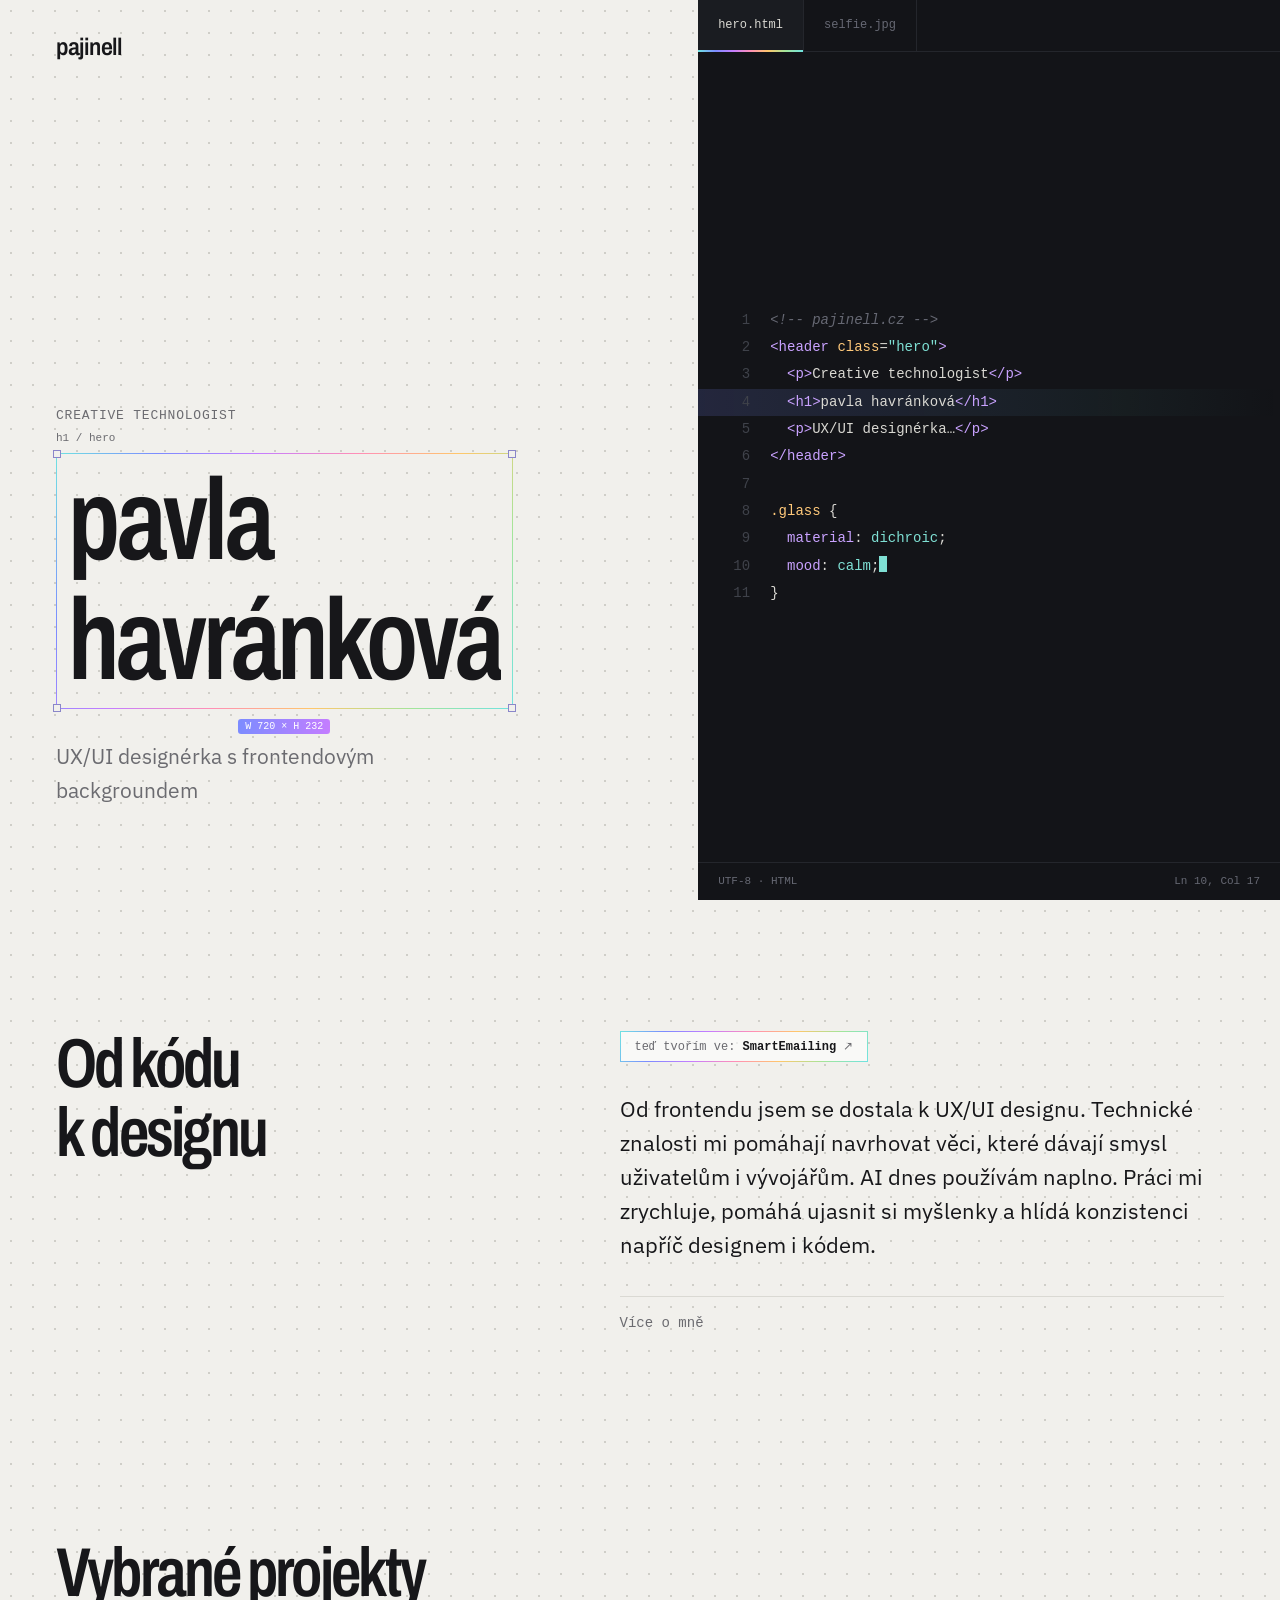
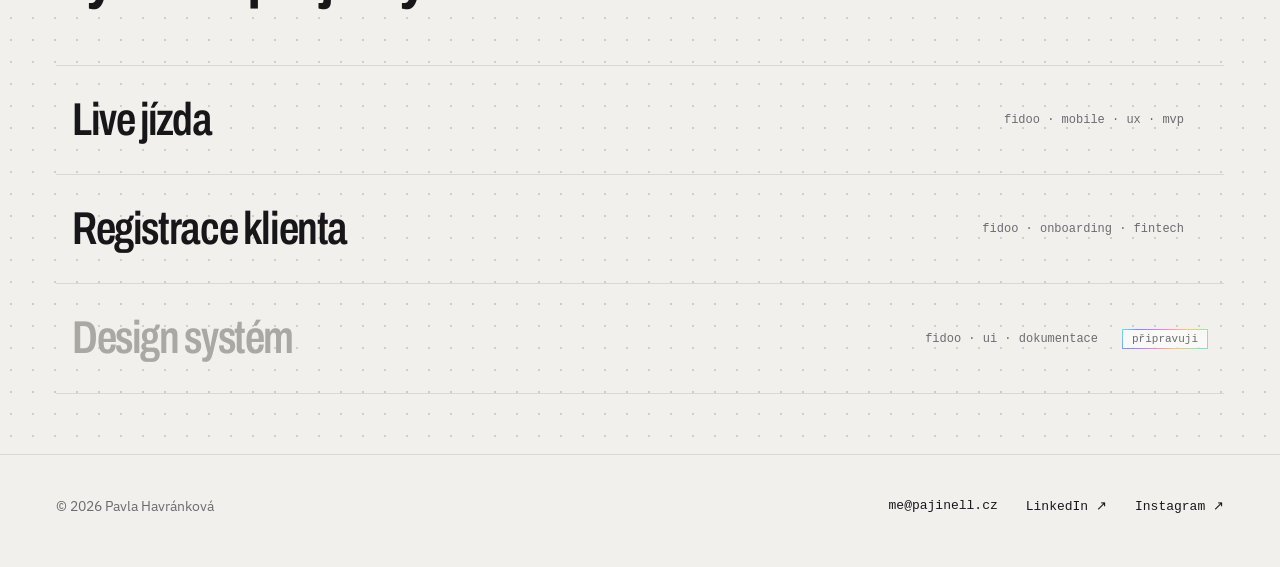
<file: index.html>
<!DOCTYPE html>
<html lang="cs">
<head>
<meta charset="UTF-8">
<meta name="viewport" content="width=device-width, initial-scale=1.0">
<title>pajinell | Pavla Havránková</title>
<meta name="description" content="Pavla Havránková, creative technologist. UX/UI designérka s frontendovým backgroundem.">
<meta name="keywords" content="UX/UI design, design systémy, Figma, Angular, HTML, CSS, frontend, FinTech, B2B, AI">
<script>document.documentElement.classList.add('js');</script>
<link rel="icon" href="favicon.ico" sizes="48x48">
<link rel="icon" type="image/svg+xml" href="favicon.svg">
<link rel="icon" type="image/png" sizes="32x32" href="favicon-32x32.png">
<link rel="icon" type="image/png" sizes="16x16" href="favicon-16x16.png">
<link rel="apple-touch-icon" href="apple-touch-icon.png">
<link rel="manifest" href="site.webmanifest">
<!-- Umami — anonymní statistiky bez cookies (měří jen na pajinell.cz) -->
<script defer src="https://cloud.umami.is/script.js" data-website-id="6271622a-fc8d-4e80-adc5-8b28368f5294" data-domains="pajinell.cz,www.pajinell.cz"></script>
<link rel="preconnect" href="https://fonts.googleapis.com">
<link rel="preconnect" href="https://fonts.gstatic.com" crossorigin>
<link href="https://fonts.googleapis.com/css2?family=Archivo:wdth,wght@62..125,300..800&family=IBM+Plex+Sans:wght@400;500&display=swap" rel="stylesheet">
<style>
  /* NÁVRH C2 — „Dichroic“
     Tečkované plátno z návrhu C + barvy dichroického skla (duhový přeliv,
     který se mění s úhlem). Volně se vznášející skleněný střep (pětistěn), nadpisy vyjíždějící
     zpod masky, skleněná kostka reagující na myš, postupné odkrývání sekcí. */
  @property --angle { syntax: "<angle>"; inherits: false; initial-value: 0deg; }
  :root {
    --paper: #F1F0EC;
    --ink: #17171A;
    --muted: #6B6B70;
    --dot: #CFCEC8;
    --editor: #131418;
    --ed-line: #24262C;
    --ed-text: #D9D8D2;
    --k: #C9A2FF; --s: #7FE0D4; --a: #FFC97A; --c: #666873;
    --dichro: #6FE3E1, #7C8CFF, #C47DFF, #FF8FB6, #FFC76B, #A3E59A, #6FE3E1;
    --mono: ui-monospace, "SF Mono", Menlo, Consolas, monospace;
    --ease: cubic-bezier(.7, 0, .2, 1);
  }
  * { margin: 0; padding: 0; box-sizing: border-box; }
  body { background: var(--paper); color: var(--ink); font-family: "IBM Plex Sans", system-ui, sans-serif; font-size: 17px; line-height: 1.65; }

  /* ---------- HERO ---------- */
  .split { display: grid; grid-template-columns: 1.2fr 1fr; min-height: 100vh; }
  .canvas {
    position: relative; overflow: hidden; padding: 28px 56px 56px; display: flex; flex-direction: column;
    background-image: radial-gradient(var(--dot) 1px, transparent 1px); background-size: 22px 22px;
  }
  .topbar { display: flex; justify-content: space-between; align-items: center; font-size: 14px; }
  .logo { font-family: "Archivo", sans-serif; font-weight: 600; font-stretch: 85%; font-variation-settings: "wdth" 85; font-size: 24px; letter-spacing: -0.02em; color: var(--ink); text-decoration: none; display: inline-flex; align-items: center; gap: 6px; }

  .stage { position: relative; z-index: 2; flex: 1; display: flex; flex-direction: column; justify-content: flex-end; gap: 30px; padding: 22vh 0 4vh; }

  /* odkrývání řádků zpod masky */
  .reveal { display: block; overflow: hidden; padding-bottom: .14em; margin-bottom: -.14em; } /* místo pro dotahy (ý, g) */
  /* čisté CSS animace — obsah se zobrazí i bez JavaScriptu */
  .reveal > span { display: block; animation: revealUp 1.1s var(--ease) both; }
  .d1 > span { animation-delay: .15s; } .d2 > span { animation-delay: .25s; }
  .d3 > span { animation-delay: .35s; } .d4 > span { animation-delay: .5s; }
  .d5 > span { animation-delay: .65s; }
  @keyframes revealUp { from { transform: translateY(110%); } }
  @keyframes fadeIn { from { opacity: 0; } }
  @keyframes slideIn { from { opacity: 0; transform: translateX(-8px); } }

  .caption { font: 13px var(--mono); color: var(--muted); letter-spacing: .06em; }
  h1 { font-family: "Archivo", sans-serif; font-weight: 600; font-stretch: 72%; font-variation-settings: "wdth" 72; font-size: clamp(64px, 9vw, 150px); line-height: 1.04; letter-spacing: -0.035em; } /* vyšší řádkování, aby se dotah „p“ nepotkal s „h“ */
  @keyframes sheen { 50% { background-position: 100% 0; } }
  .subtitle { font-size: 21px; max-width: 30ch; }
  .subtitle span { color: var(--muted); }
  .name { font-size: 15px; color: var(--muted); }

  /* dichroický výběr kolem nadpisu */
  .sel { position: relative; align-self: flex-start; padding: 8px 12px; }
  .sel .frame { position: absolute; inset: 0; border: 1px solid transparent; border-image: linear-gradient(120deg, var(--dichro)) 1; animation: fadeIn .6s .9s both; }
  .sel .frame::before { content: "h1 / hero"; position: absolute; left: -1px; top: -22px; font: 11px var(--mono); color: var(--muted); }
  .sel .frame i { position: absolute; width: 8px; height: 8px; background: var(--paper); border: 1px solid #8A86C9; }
  .sel .frame i:nth-child(1) { left: -4px; top: -4px; } .sel .frame i:nth-child(2) { right: -4px; top: -4px; }
  .sel .frame i:nth-child(3) { left: -4px; bottom: -4px; } .sel .frame i:nth-child(4) { right: -4px; bottom: -4px; }
  .sel .frame em { position: absolute; left: 50%; bottom: -26px; translate: -50% 0; font: 10px var(--mono); font-style: normal; color: #fff; padding: 2px 7px; border-radius: 3px; background: linear-gradient(90deg, #7C8CFF, #C47DFF); white-space: nowrap; }

  /* ---------- DICHROICKÝ STŘEP (plochý pětistěn, volně se vznáší) ---------- */
  .shard-wrap[hidden], .cast[hidden] { display: none !important; }
  .shard-wrap { position: absolute; z-index: 1; right: 7%; top: 2%; height: 30%; width: 200px; perspective: 900px; pointer-events: none; animation: fadeIn 1.4s .7s both; }
  .shard { position: absolute; left: 0; right: 0; bottom: 0; height: 230px; transform-style: preserve-3d; transform-origin: 50% 50%; animation: sway 9s ease-in-out infinite alternate, float 6s ease-in-out infinite; }
  .shard .pane, .shard .shine, .shard svg { position: absolute; left: 0; top: 10px; width: 100%; height: 220px; }
  .shard .pane, .shard .shine, .cast { clip-path: polygon(26% 4%, 86% 0%, 100% 50%, 70% 88%, 0% 98%); }
  .shard .pane {
    background: conic-gradient(from calc(var(--angle) + var(--tilt, 0deg)) at 56% 48%, var(--dichro));
    opacity: .62; animation: spinA 14s linear infinite;
  }
  /* odlesk jako na skutečném skle */
  .shard .shine {
    background:
      linear-gradient(115deg, transparent 41%, rgba(255,255,255,.75) 53%, transparent 63%);
    mix-blend-mode: screen;
  }
  .shard svg { overflow: visible; }
  .shard svg polygon { fill: none; stroke: rgba(255,255,255,.9); stroke-width: 1.2; vector-effect: non-scaling-stroke; }
  /* barevné světlo dopadající na plátno */
  /* barevné světlo ze skla dopadá do pravého horního rohu rámečku se jménem */
  .cast { position: absolute; z-index: -1; right: -70px; top: -80px; width: 300px; height: 170px; opacity: .5; filter: blur(22px);
    background: linear-gradient(90deg, var(--dichro)); transform: skewX(-25deg); animation: fadeIn 1.4s 1s both, castMove 9s ease-in-out infinite alternate; }
  @keyframes sway { from { rotate: y -28deg; } to { rotate: y 28deg; } }
  @keyframes float { 0%, 100% { translate: 0 0; transform: rotateZ(-3deg); } 50% { translate: 0 -16px; transform: rotateZ(3deg); } }
  @keyframes castMove { from { transform: skewX(-25deg) translateX(-30px); opacity: .3; } to { transform: skewX(-25deg) translateX(40px); opacity: .55; } }
  @keyframes spinA { to { --angle: 360deg; } }

  /* ---------- EDITOR ---------- */
  .editor { background: var(--editor); color: var(--ed-text); font: 14px/1.95 var(--mono); display: flex; flex-direction: column; }
  .tabs { display: flex; border-bottom: 1px solid var(--ed-line); font-size: 12px; }
  .tab { padding: 14px 20px; color: var(--c); border: 0; border-right: 1px solid var(--ed-line); background: none; font: inherit; cursor: pointer; position: relative; transition: color .2s; }
  .tab:hover { color: var(--ed-text); }
  .tab:focus-visible { outline: 1px solid #7C8CFF; outline-offset: -3px; }
  .tab.on { color: var(--ed-text); background: #1A1C21; }
  .tab.on::after { content: ""; position: absolute; left: 0; right: 0; bottom: -1px; height: 2px; background: linear-gradient(90deg, var(--dichro)); }
  .code { flex: 1; display: flex; align-items: center; padding: 24px 0; }
  .code[hidden], .photo[hidden] { display: none; }
  /* prohlížeč fotky — jako náhled obrázku v editoru */
  .photo { flex: 1; display: grid; place-items: center; padding: 32px; min-height: 0;
    background-color: #16181C; background-image: conic-gradient(#1B1D22 25%, transparent 0 50%, #1B1D22 0 75%, transparent 0); background-size: 24px 24px; }
  .photo img { max-width: 100%; max-height: calc(100vh - 160px); width: auto; height: auto; display: block;
    border: 1px solid transparent; border-image: linear-gradient(120deg, var(--dichro)) 1; animation: fadeIn .5s var(--ease); }
  .code ol { list-style: none; counter-reset: ln; width: 100%; }
  .code li { counter-increment: ln; padding-right: 28px; white-space: pre; animation: slideIn .4s both; }
  .code li:nth-child(1) { animation-delay: 0.80s; }
  .code li:nth-child(2) { animation-delay: 0.86s; }
  .code li:nth-child(3) { animation-delay: 0.92s; }
  .code li:nth-child(4) { animation-delay: 0.98s; }
  .code li:nth-child(5) { animation-delay: 1.04s; }
  .code li:nth-child(6) { animation-delay: 1.10s; }
  .code li:nth-child(7) { animation-delay: 1.16s; }
  .code li:nth-child(8) { animation-delay: 1.22s; }
  .code li:nth-child(9) { animation-delay: 1.28s; }
  .code li:nth-child(10) { animation-delay: 1.34s; }
  .code li:nth-child(11) { animation-delay: 1.40s; }
  .code li::before { content: counter(ln); display: inline-block; width: 52px; padding-right: 20px; text-align: right; color: #3F424A; }
  .code li.hl { background: linear-gradient(90deg, rgba(124,140,255,.16), rgba(111,227,225,.05) 70%, transparent); }
  .k { color: var(--k); } .s { color: var(--s); } .a { color: var(--a); } .c { color: var(--c); font-style: italic; }
  .caret { display: inline-block; width: 8px; height: 1.1em; vertical-align: -2px; background: var(--s); animation: blink 1s steps(1) infinite; }
  @keyframes blink { 50% { opacity: 0; } }
  .status { border-top: 1px solid var(--ed-line); padding: 8px 20px; font-size: 11px; color: var(--c); display: flex; justify-content: space-between; }

  /* ---------- SEKCE + scroll reveal ---------- */
  section { padding: 130px 56px 60px; background-image: radial-gradient(var(--dot) 1px, transparent 1px); background-size: 22px 22px; }
  .js .up { opacity: 0; transform: translateY(40px); transition: opacity 1s var(--ease), transform 1s var(--ease); }
  .up.in { opacity: 1; transform: none; }
  .label { font: 13px var(--mono); color: var(--muted); }
  .label::before { content: "// "; background: linear-gradient(90deg, #7C8CFF, #C47DFF); -webkit-background-clip: text; background-clip: text; color: transparent; }
  h2 { font-family: "Archivo", sans-serif; font-weight: 600; font-stretch: 72%; font-variation-settings: "wdth" 72; font-size: clamp(44px, 5.4vw, 84px); letter-spacing: -0.04em; line-height: 1; margin-top: 0; }

  .sr-only { position: absolute; width: 1px; height: 1px; overflow: hidden; clip: rect(0 0 0 0); white-space: nowrap; }
  /* ---------- O MNĚ ---------- */
  .about { display: grid; grid-template-columns: 1fr 1.25fr; column-gap: 80px; align-items: start; }
  .about__lead { font-size: 22px; line-height: 1.55; }
  .now {
    display: inline-flex; align-items: center; gap: 10px; margin-bottom: 30px; padding: 7px 14px;
    border: 1px solid transparent; border-image: linear-gradient(120deg, var(--dichro)) 1; /* stejný rámeček jako u h1 */
    background: rgba(255,255,255,.6); font: 12px var(--mono); color: var(--muted); text-decoration: none;
    transition: background .3s;
  }
  .now strong { color: var(--ink); font-weight: 600; }
  .now:hover { background: #fff; }

  /* rozbalovátko „Více o mně“ */
  .more { margin-top: 34px; border-top: 1px solid #DAD9D3; }
  .more summary {
    list-style: none; cursor: pointer; display: flex; justify-content: space-between; align-items: center;
    padding: 18px 0; font: 14px var(--mono); color: var(--muted);
  }
  .more summary::-webkit-details-marker { display: none; }
  .more summary { transition: transform .5s var(--ease); }
  .more summary:hover { transform: translateX(10px); } /* stejný posun jako u projektů */
  .more .body { padding: 4px 0 10px; color: var(--ink); }
  .more .body p + p { margin-top: 18px; }
  .more[open] .body { animation: fadeIn .5s var(--ease); }
  .more a { color: var(--ink); text-underline-offset: 3px; text-decoration-color: #A9A2E8; }

  /* projekty — minimalistický seznam; po najetí rámeček jako u h1 + náhled za kurzorem */
  .projects { list-style: none; margin-top: 56px; border-top: 1px solid #DAD9D3; }
  .projects li { border-bottom: 1px solid #DAD9D3; }
  .project {
    position: relative; display: grid; grid-template-columns: 1fr auto auto; align-items: center; gap: 24px;
    padding: 30px 16px; color: var(--ink); text-decoration: none;
  }
  .project h3 { font-family: "Archivo", sans-serif; font-weight: 600; font-stretch: 72%; font-variation-settings: "wdth" 72;
    font-size: clamp(32px, 3.6vw, 54px); letter-spacing: -0.03em; line-height: 1.05; transition: transform .5s var(--ease); }
  .project .tags { font: 12px var(--mono); color: var(--muted); text-align: right; }
  /* rámeček s úchyty — stejný jako výběr kolem jména */
  .project::before { content: ""; position: absolute; inset: 6px 0; border: 1px solid transparent;
    border-image: linear-gradient(120deg, var(--dichro)) 1; opacity: 0; transition: opacity .3s; pointer-events: none; }
  a.project:hover::before, a.project:focus-visible::before { opacity: 1; }
  a.project:hover h3 { transform: translateX(10px); }
  .project.is-soon { cursor: default; }
  .project.is-soon h3 { color: #A9A8A3; }
  .project .soon { font: 11px var(--mono); padding: 3px 9px; border: 1px solid transparent; border-image: linear-gradient(120deg, var(--dichro)) 1; background: rgba(255,255,255,.6); color: var(--muted); } /* stejný podklad jako štítek SmartEmailing */


  .social { display: flex; gap: 28px; flex-wrap: wrap; }
  .social a { font: 13px var(--mono); color: var(--ink); text-decoration: none; display: inline-block; transition: transform .4s var(--ease); }
  .social a:hover { transform: translateX(4px); text-decoration: underline; text-decoration-color: #A9A2E8; text-underline-offset: 4px; }
  footer { padding: 40px 56px 50px; border-top: 1px solid #DAD9D3; display: flex; justify-content: space-between; align-items: center; font-size: 14px; color: var(--muted); }

  @media (max-width: 960px) {
    .split { grid-template-columns: 1fr; }
    .canvas { padding: 24px; min-height: 92vh; }
    .shard-wrap { width: 110px; right: 8%; top: auto; bottom: 430px; height: 150px; } /* sklo těsně nad světlem u rámečku */
    .logo { font-size: 28px; }
    .caption { font-size: 14px; }
    h1 { font-size: min(20vw, 96px); }
    .subtitle { font-size: 23px; }
    .shard { height: 135px; } .shard .pane, .shard .shine, .shard svg { height: 128px; }
    .cast { right: -30px; top: -50px; width: 180px; height: 110px; }
    .editor { font-size: 12px; }
    section { padding: 90px 24px 40px; }
    .about { grid-template-columns: 1fr; row-gap: 30px; }
    .project { grid-template-columns: 1fr auto; gap: 14px; padding: 22px 6px; }
    .project .tags { grid-column: 1 / 2; text-align: left; order: 3; }
    footer { padding: 30px 24px 40px; flex-direction: column-reverse; align-items: flex-start; gap: 40px; }
    .social { gap: 20px; }
  }
  @media (prefers-reduced-motion: reduce) {
    *, *::before, *::after { animation: none !important; transition: none !important; }
    .reveal > span, .code li, .up { transform: none !important; opacity: 1 !important; }
  }
  /* ---------- DETAIL PROJEKTU (panel vyjíždějící zespodu) ---------- */
  .detail { position: fixed; inset: 0; z-index: 200; visibility: hidden; transition: visibility 0s .6s; }
  .detail.is-open { visibility: visible; transition-delay: 0s; }
  .detail__backdrop { position: absolute; inset: 0; background: rgba(19,20,24,.5); -webkit-backdrop-filter: blur(6px); backdrop-filter: blur(6px); opacity: 0; transition: opacity .45s; }
  .is-open .detail__backdrop { opacity: 1; }
  .detail__panel {
    position: absolute; left: 0; right: 0; bottom: 0; top: 40px; overflow-y: auto; overscroll-behavior: contain;
    background-color: var(--paper); background-image: radial-gradient(var(--dot) 1px, transparent 1px); background-size: 22px 22px;
    transform: translateY(100%); transition: transform .6s var(--ease);
  }
  .is-open .detail__panel { transform: none; }
  .detail__bar { position: sticky; top: 0; z-index: 2; display: flex; justify-content: flex-end; padding: 20px 24px 0; }
  .detail__close {
    width: 44px; height: 44px; background: var(--paper); color: var(--ink); cursor: pointer; font-size: 20px; line-height: 1;
    border: 1px solid transparent; border-image: linear-gradient(120deg, var(--dichro)) 1; transition: transform .3s var(--ease);
  }
  .detail__close:hover { transform: rotate(90deg); }
  .detail__content { max-width: 780px; margin: 0 auto; padding: 10px 24px 120px; }
  .detail__tags { font: 12px var(--mono); color: var(--muted); }
  .detail__title { font-family: "Archivo", sans-serif; font-weight: 600; font-stretch: 72%; font-variation-settings: "wdth" 72;
    font-size: clamp(48px, 6vw, 96px); letter-spacing: -0.035em; line-height: 1.02; margin-top: 14px; }
  .detail__perex { font-size: 24px; line-height: 1.5; margin: 34px 0 10px; }
  .detail__body > p { margin-top: 24px; }
  .detail__body > p:not(.detail__perex) { color: var(--ink); }
  .screens { display: grid; grid-template-columns: repeat(auto-fit, minmax(160px, 1fr)); gap: 16px; margin: 48px 0 20px; }
  .screens--wide { grid-template-columns: 1fr; }
  .screens figure { margin: 0; }
  .screens img { width: 100%; height: auto; display: block; border: 1px solid #E2E0DA; background: #fff; }
  .screens figcaption { font: 11px var(--mono); color: var(--muted); margin-top: 8px; }
  body.detail-open { overflow: hidden; }
  @media (prefers-reduced-motion: reduce) { .detail__panel, .detail__backdrop { transition: none; } }
</style>
</head>
<body>

<div class="split">
  <div class="canvas">
    <div class="topbar">
      <a class="logo" href="#">pajinell</a>
    </div>
    <div class="stage">
      <p class="caption reveal d1"><span>CREATIVE TECHNOLOGIST</span></p>
      <div class="sel">
        <h1><span class="reveal d2"><span>pavla</span></span><span class="reveal d3"><span>havránková</span></span></h1>
        <div class="cast" aria-hidden="true" hidden></div><!-- světlo ze skla — zatím skryté -->
        <div class="frame" aria-hidden="true"><i></i><i></i><i></i><i></i><em>W 720 × H 232</em></div>
      </div>
      <p class="subtitle reveal d4"><span>UX/UI designérka <span>s&nbsp;frontendovým backgroundem</span></span></p>
    </div>
    <!-- SKLO (suncatcher) — zatím skryté, odstraň „hidden“ pro zobrazení -->
    <div class="shard-wrap" aria-hidden="true" hidden>
      <div class="shard" id="shard">
        <div class="pane"></div>
        <div class="shine"></div>
        <svg viewBox="0 0 100 100" preserveAspectRatio="none"><polygon points="26,4 86,0 100,50 70,88 0,98"/></svg>
      </div>
    </div>
  </div>

  <div class="editor">
    <div class="tabs" role="tablist" aria-label="Soubory">
      <button class="tab on" role="tab" aria-selected="true" aria-controls="pane-code" id="tab-code" data-status="UTF-8 · HTML|Ln 10, Col 17">hero.html</button>
      <button class="tab" role="tab" aria-selected="false" aria-controls="pane-selfie" id="tab-selfie" tabindex="-1" data-status="JPG · 1200 × 1600|100 %">selfie.jpg</button>
    </div>
    <div class="code pane" id="pane-code" role="tabpanel" aria-labelledby="tab-code"><ol id="code" aria-hidden="true">
      <li><span class="c">&lt;!-- pajinell.cz --&gt;</span></li>
      <li><span class="k">&lt;header</span> <span class="a">class</span>=<span class="s">"hero"</span><span class="k">&gt;</span></li>
      <li>  <span class="k">&lt;p&gt;</span>Creative technologist<span class="k">&lt;/p&gt;</span></li>
      <li class="hl">  <span class="k">&lt;h1&gt;</span>pavla havránková<span class="k">&lt;/h1&gt;</span></li>
      <li>  <span class="k">&lt;p&gt;</span>UX/UI designérka…<span class="k">&lt;/p&gt;</span></li>
      <li><span class="k">&lt;/header&gt;</span></li>
      <li> </li>
      <li><span class="a">.glass</span> {</li>
      <li>  <span class="k">material</span>: <span class="s">dichroic</span>;</li>
      <li>  <span class="k">mood</span>: <span class="s">calm</span>;<span class="caret"></span></li>
      <li>}</li>
    </ol></div>
    <div class="photo pane" id="pane-selfie" role="tabpanel" aria-labelledby="tab-selfie" hidden>
      <img src="selfie.jpg" alt="Pavla Havránková, selfie u okna s výhledem na moře" width="1200" height="1600">
    </div>
    <div class="status" aria-hidden="true"><span id="st-l">UTF-8 · HTML</span><span id="st-r">Ln 10, Col 17</span></div>
  </div>
</div>

<section id="about">
  <div class="about up">
    <div>
      <h2>Od kódu<br>k&nbsp;designu</h2>
    </div>
    <div>
      <a class="now" data-umami-event="SmartEmailing (štítek)" href="https://www.smartemailing.cz/?utm_source=pajinell.cz&amp;utm_medium=referral&amp;utm_campaign=portfolio" target="_blank" rel="noopener">
        <span>teď tvořím ve: <strong>SmartEmailing</strong> ↗</span>
        <span class="sr-only"> (otevře se v&nbsp;novém okně)</span>
      </a>
      <p class="about__lead">Od frontendu jsem se dostala k&nbsp;UX/UI designu. Technické znalosti mi pomáhají navrhovat věci, které dávají smysl uživatelům i&nbsp;vývojářům. AI dnes používám naplno. Práci mi zrychluje, pomáhá ujasnit si myšlenky a&nbsp;hlídá konzistenci napříč designem i&nbsp;kódem.</p>

      <details class="more">
        <summary>Více o mně</summary>
        <div class="body">
          <!-- TODO: finální text od Pavly -->
          <p>K&nbsp;IT jsem se dostala díky <a data-umami-event="Czechitas" href="https://www.czechitas.cz/?utm_source=pajinell.cz&amp;utm_medium=referral&amp;utm_campaign=portfolio" target="_blank" rel="noopener">Czechitas</a>. Jednodenní workshop „Vytvoř si svůj web“ mě nadchl natolik, že jsem se přihlásila na půlroční kurz frontend kodérky, dala výpověď v&nbsp;práci office manažerky a&nbsp;šla to zkusit. Přes rok jsem pak v&nbsp;Mall.cz tvořila a&nbsp;spravovala kampaňové stránky napříč celou Mall skupinou v&nbsp;pěti zemích.</p>
          <p>Potom přišlo <a data-umami-event="Fidoo" href="https://www.fidoo.com/?utm_source=pajinell.cz&amp;utm_medium=referral&amp;utm_campaign=portfolio" target="_blank" rel="noopener">Direct Fidoo</a> a&nbsp;s&nbsp;ním Angular. Stavěla jsem HTML šablony a&nbsp;starala se o&nbsp;sdílené komponenty napříč nx monorepem pro tři aplikace. Zažila jsem dva brandové redesigny a&nbsp;postupně se přesunula na pozici UX/UI designérky, kde jsem navrhovala podobu a&nbsp;flow pro vývoj Fidoo aplikací.</p>
          <p>Od září 2026 píšu novou kapitolu ve <a data-umami-event="SmartEmailing (text)" href="https://www.smartemailing.cz/?utm_source=pajinell.cz&amp;utm_medium=referral&amp;utm_campaign=portfolio" target="_blank" rel="noopener">SmartEmailingu</a>. Mám možnost podílet se na UX/UI rozvoji webové aplikace, stylování komponent a&nbsp;stavbě nového webu.</p>
        </div>
      </details>
    </div>
  </div>
</section>

<section id="work">
  <div class="up"><h2>Vybrané projekty</h2></div>
  <ol class="projects up">
    <li><a class="project" href="#live-jizda" data-project="live-jizda">
      <h3>Live jízda</h3><span class="tags">fidoo · mobile · ux · mvp</span>
    </a></li>
    <li><a class="project" href="#registrace-klienta" data-project="onboarding">
      <h3>Registrace klienta</h3><span class="tags">fidoo · onboarding · fintech</span>
    </a></li>
    <li><div class="project is-soon">
      <h3>Design systém</h3><span class="tags">fidoo · ui · dokumentace</span><span class="soon">připravuji</span>
    </div></li>
  </ol>
</section>

<footer id="contact">
  <span>© 2026 Pavla Havránková</span>
  <nav class="social" aria-label="Kontakty">
    <a data-umami-event="E-mail" href="mailto:me@pajinell.cz">me@pajinell.cz</a>
    <a data-umami-event="LinkedIn" href="https://www.linkedin.com/in/pajinell/" target="_blank" rel="noopener">LinkedIn ↗<span class="sr-only"> (otevře se v&nbsp;novém okně)</span></a>
    <a data-umami-event="Instagram" href="https://www.instagram.com/pajinell/" target="_blank" rel="noopener">Instagram ↗<span class="sr-only"> (otevře se v&nbsp;novém okně)</span></a>
  </nav>
</footer>

<!-- DETAIL PROJEKTU -->
<div class="detail" role="dialog" aria-modal="true" aria-hidden="true" aria-labelledby="detail-title">
  <div class="detail__backdrop"></div>
  <div class="detail__panel">
    <div class="detail__bar"><button class="detail__close" type="button" aria-label="Zavřít detail">✕</button></div>
    <article class="detail__content">
      <p class="detail__tags"></p>
      <h2 class="detail__title" id="detail-title"></h2>
      <div class="detail__body"></div>
    </article>
  </div>
</div>

<template id="onboarding">
      <p class="detail__perex">Self-onboarding klienta. Klienti si uzavírají smlouvu sami.</p>
      <p>Důležitou součástí každé fintech aplikace je onboarding. Proces, ve kterém klient uzavře smlouvu a&nbsp;získá plný přístup do té aplikace. Ve Fidoo jsem byla u&nbsp;dvou návrhů onboardingu. Je to oblast, kde se potkává design s&nbsp;Compliance a&nbsp;právníky. Proces musí vyhovovat regulím, a&nbsp;hlavně se v&nbsp;něm uživatel nesmí ztratit a&nbsp;vzdát to. Náročná disciplína, ale aspoň mi teď nejsou cizí pojmy jako FATCA, AML, KYC nebo UBO. :)</p>
      <p>Onboarding, který právě spouštíme, je první verze self-onboardingu pro produkt Expense Management. Menší firmy si díky němu uzavřou smlouvu s&nbsp;Fidoo samy. Do té doby to šlo jen s&nbsp;asistencí obchodníka, který celý onboarding s&nbsp;klientem vyplnil a&nbsp;pomohl produkt do firmy zavést.</p>
      <div class="screens screens--wide">
        <figure>
          <img src="onboarding-01.png" alt="Úvodní obrazovka registrace firmy do Fidoo" loading="lazy" onerror="this.closest('figure').style.display='none'">
          <figcaption>Registrace firmy</figcaption>
        </figure>
        <figure>
          <img src="onboarding-02.png" alt="Výběr podepisujících osob s&nbsp;ověřením identity přes Bank iD nebo doklad totožnosti" loading="lazy" onerror="this.closest('figure').style.display='none'">
          <figcaption>Podepisující osoby</figcaption>
        </figure>
        <figure>
          <img src="onboarding-03.png" alt="Elektronický podpis smlouvy se smluvní dokumentací a&nbsp;ověřením PIN kódem" loading="lazy" onerror="this.closest('figure').style.display='none'">
          <figcaption>Podpis smlouvy s&nbsp;PIN ověřením</figcaption>
        </figure>
      </div>
</template>
<template id="live-jizda">
      <p class="detail__perex">Jak dostat Knihu jízd z&nbsp;desktopu do kapsy?</p>
      <p>Live jízda vznikla ze zadání vytvořit MVP mobilní verze Knihy jízd, která do té doby žila jen v&nbsp;desktopové aplikaci Fidoo. Knihu jízd používají lidé, kteří jezdí služebním autem nebo vlastním vozem vyřizují pracovní agendu. Některé firmy trasují jízdy přes GPS, Fidoo ale funguje jinak: uživatel si sám zapisuje stavy tachometru a&nbsp;najeté kilometry. Na konci měsíce knihu schvaluje fleet manažer, agenda je propojená se seznamem vozidel a&nbsp;propisuje se do vyúčtování zaměstnance.</p>
      <p>Z&nbsp;feedbacku se nám často vracelo, že by uživatelé Knihu jízd ocenili v&nbsp;mobilu. Dává to smysl, mobil je to zařízení, které mají u&nbsp;sebe, když sedí za volantem.</p>
      <p>Jenže přenést do mobilu celou Knihu jízd i&nbsp;s&nbsp;její komplexností by bylo časově i&nbsp;finančně náročné. Mým úkolem bylo vymyslet, jak uživatelům pomoct aspoň s&nbsp;tím nejpalčivějším.</p>
      <p>Po pár rozhovorech s&nbsp;lidmi, kteří jezdí služebním autem bez GPS jednotky, se hlavní problém ukázal jasně: musí si pamatovat, odkud kam jeli a&nbsp;kolik kilometrů najeli, fotit si tachometr před jízdou a&nbsp;po ní a&nbsp;pak to všechno přepisovat do desktopu. Nejvíc jim tedy pomůžeme, když jim umožníme zapsat údaje rovnou v&nbsp;autě a&nbsp;část vyplníme automaticky.</p>
      <p>Tak vznikl nápad Live jízda. Uživatel by si sedl do auta, otevřel Fidoo a&nbsp;kliknul na „Start jízdy“. Aplikace by předvyplnila aktuální datum a&nbsp;čas, místo podle GPS (odkud vyráží) i&nbsp;poslední auto, kterým jel, a&nbsp;natáhla by poslední známý stav tachometru. Cokoli by mohl upravit, nebo by prostě kliknul na Start a&nbsp;vyrazil. GPS by se používala jen pro předvyplnění místa startu a&nbsp;cíle, ne pro nepřetržité trasování (soukromí řidiče zůstává).</p>
      <div class="screens">
        <figure>
          <img src="live-jizda-01.png" alt="Start jízdy" loading="lazy" onerror="this.closest('figure').style.display='none'">
          <figcaption>Start jízdy</figcaption>
        </figure>
        <figure>
          <img src="live-jizda-02.png" alt="Výběr vozidla ze seznamu firemních, poolových a soukromých aut" loading="lazy" onerror="this.closest('figure').style.display='none'">
          <figcaption>Výběr vozidla</figcaption>
        </figure>
        <figure>
          <img src="live-jizda-03.png" alt="Přehled výdajů s lištou probíhající aktivní jízdy a časomírou" loading="lazy" onerror="this.closest('figure').style.display='none'">
          <figcaption>Aktivní jízda v&nbsp;přehledu výdajů</figcaption>
        </figure>
        <figure>
          <img src="live-jizda-04.png" alt="Obrazovka Ukončit jízdu s najetými kilometry, cílem a uložením do knihy jízd" loading="lazy" onerror="this.closest('figure').style.display='none'">
          <figcaption>Ukončení jízdy</figcaption>
        </figure>
      </div>
      <p>Během cesty by Live jízda počítala čas a&nbsp;uměla by se připomenout, když by jízda trvala podezřele dlouho, třeba že ji uživatel zapomněl vypnout, nebo že je čas na pauzu. V&nbsp;cíli by kliknul na „Ukončit jízdu“, natáhl by se aktuální čas a&nbsp;místo, připsal by najeté kilometry a&nbsp;uložil je rovnou do knihy jízd.</p>
      <p>Live jízda je v&nbsp;současné době nasazená v&nbsp;beta verzi pro všechny klienty a&nbsp;sbírá data o&nbsp;používání. Následovat by měl průzkum mezi uživateli, jestli jim Live jízda ulehčuje práci s&nbsp;Knihou jízd a&nbsp;co by případně změnili. A&nbsp;další rozvoj podle jejich potřeb.</p>
      <p>Co by se mi ještě líbilo a&nbsp;jak by se to dalo posunout dál, je zjednodušení spuštění a&nbsp;ukončování Live jízdy. Nabízí se QR kód nebo NFC čip umístěný v&nbsp;autě, ideálně poblíž volantu. Po naskenování by Fidoo rovnou otevřelo Live jízdu s&nbsp;předvyplněným vozidlem, kterým uživatel jede. Ještě o&nbsp;krok dál by šel iBeacon (malá Bluetooth vysílačka v&nbsp;autě), díky kterému by telefon sám poznal, že se uživatel k&nbsp;vozu blíží, a&nbsp;poslal by mu notifikaci: „Vyrážíte? Zapněte si Live jízdu.“ Opět s&nbsp;předvyplněným autem, jen jedno tapnutí.</p>
</template>

<script>

  // střep mění odraz barev podle polohy myši (jako sklo při změně úhlu)
  const shard = document.getElementById('shard');
  document.querySelector('.canvas').addEventListener('mousemove', (e) => {
    const r = e.currentTarget.getBoundingClientRect();
    const x = (e.clientX - r.left) / r.width - .5;
    shard.style.setProperty('--tilt', (x * 160) + 'deg');
  });

  // odkrývání sekcí při scrollu
  const io = new IntersectionObserver((es) => es.forEach(en => { if (en.isIntersecting) { en.target.classList.add('in'); io.unobserve(en.target); } }), { threshold: .15 });
  document.querySelectorAll('.up').forEach(el => io.observe(el));
  // ---------- detail projektu ----------
  const detail = document.querySelector('.detail');
  const dBody = detail.querySelector('.detail__body');
  const dClose = detail.querySelector('.detail__close');
  let lastFocus = null;
  function openDetail(link) {
    lastFocus = link;
    detail.querySelector('.detail__title').textContent = link.querySelector('h3').textContent;
    detail.querySelector('.detail__tags').textContent = link.querySelector('.tags').textContent;
    dBody.innerHTML = document.getElementById(link.dataset.project).innerHTML;
    detail.querySelector('.detail__panel').scrollTop = 0;
    detail.classList.add('is-open'); detail.setAttribute('aria-hidden', 'false');
    document.body.classList.add('detail-open');
    dClose.focus();
  }
  function closeDetail() {
    detail.classList.remove('is-open'); detail.setAttribute('aria-hidden', 'true');
    document.body.classList.remove('detail-open');
    if (lastFocus) lastFocus.focus();
  }
  document.querySelectorAll('a.project[data-project]').forEach(a => a.addEventListener('click', (e) => { e.preventDefault(); openDetail(a); }));
  dClose.addEventListener('click', closeDetail);
  detail.querySelector('.detail__backdrop').addEventListener('click', closeDetail);
  document.addEventListener('keydown', (e) => {
    if (!detail.classList.contains('is-open')) return;
    if (e.key === 'Escape') closeDetail();
    if (e.key === 'Tab') { e.preventDefault(); dClose.focus(); } // jediný ovládací prvek v panelu
  });
  // ---------- záložky editoru ----------
  const tabs = document.querySelectorAll('.tab[role="tab"]');
  function selectTab(t) {
    tabs.forEach(x => { const on = x === t; x.classList.toggle('on', on); x.setAttribute('aria-selected', on); x.tabIndex = on ? 0 : -1;
      document.getElementById(x.getAttribute('aria-controls')).hidden = !on; });
    const [l, r] = t.dataset.status.split('|'); document.getElementById('st-l').textContent = l; document.getElementById('st-r').textContent = r;
  }
  tabs.forEach((t, i) => {
    t.addEventListener('click', () => selectTab(t));
    t.addEventListener('keydown', (e) => {
      if (e.key === 'ArrowRight' || e.key === 'ArrowLeft') { const n = tabs[(i + (e.key === 'ArrowRight' ? 1 : tabs.length - 1)) % tabs.length]; selectTab(n); n.focus(); }
    });
  });
  // ---------- statistiky (Umami) ----------
  const track = (name, data) => { if (window.umami) umami.track(name, data); };
  document.querySelectorAll('a.project[data-project]').forEach(a =>
    a.addEventListener('click', () => track('Projekt: ' + a.querySelector('h3').textContent)));
  document.querySelector('.more')?.addEventListener('toggle', (e) => { if (e.target.open) track('Více o mně'); });
  document.getElementById('tab-selfie')?.addEventListener('click', () => track('Selfie'));
</script>
</body>
</html>
</file>
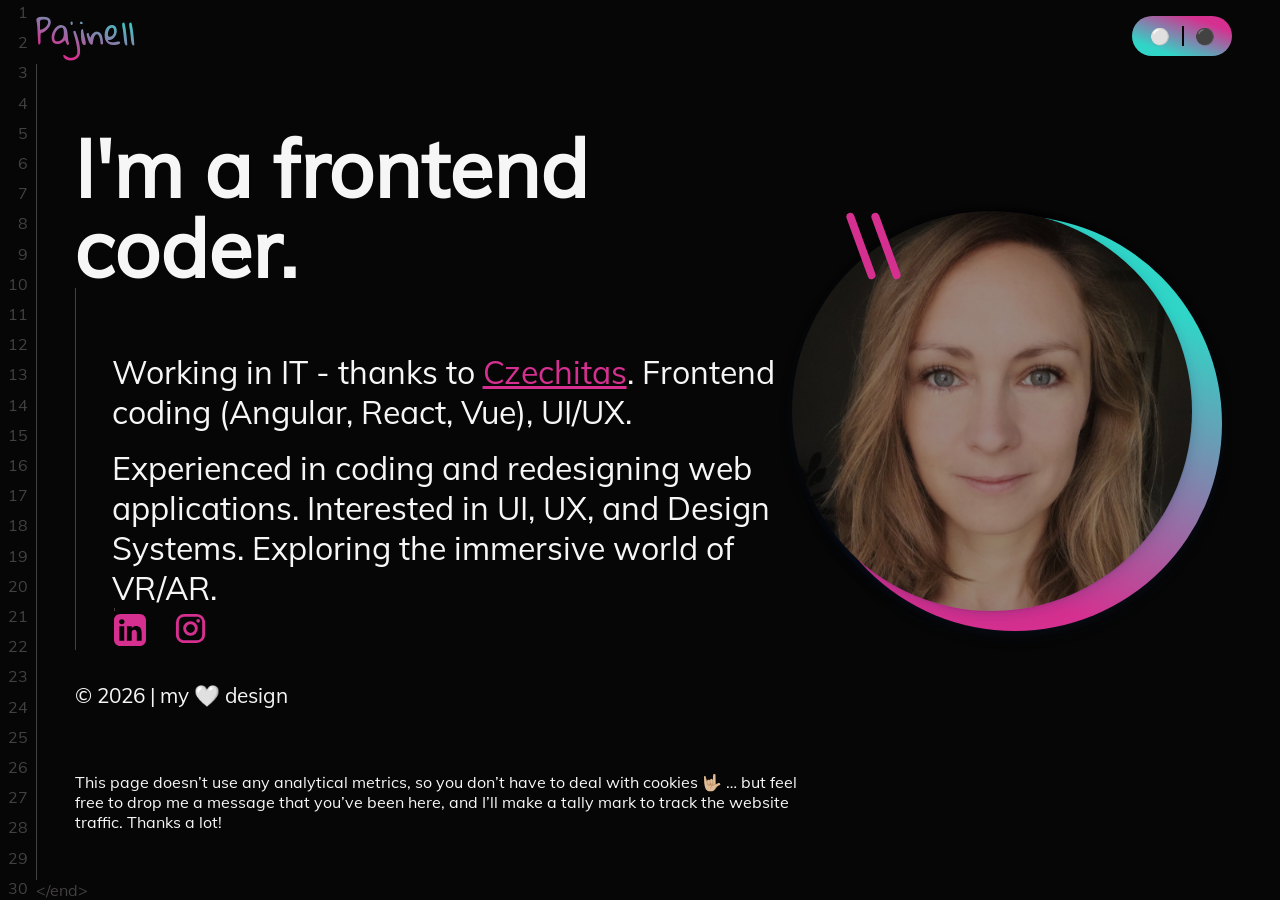
<file: old/index.html>
<!DOCTYPE html>
<html lang="en">
  <head>
    <meta charset="UTF-8" />
    <meta name="viewport" content="width=device-width, initial-scale=1.0" />
    <meta
      name="description"
      content="Frontend coder. Focused on coding, redesign, UI, UX of web applications."
    />
    <title>Pajinell | Pavla Havránková</title>
    <link rel="stylesheet" href="styles.css" />
    <link rel="icon" type="image/png" href="favicon-32x32.png" sizes="32x32" />
    <link rel="icon" type="image/png" href="favicon-16x16.png" sizes="16x16" />
  </head>
  <body class="dark-mode">
    <div class="switch-mode">
      <a onclick="lightMode()" class="switch-mode__btn light">⚪️</a>
      <a onclick="darkMode()" class="switch-mode__btn dark">⚫️</a>
    </div>
    <section class="container">
      <div class="line-numbers">
        <span>1</span>
        <span>2</span>
        <span>3</span>
        <span>4</span>
        <span>5</span>
        <span>6</span>
        <span>7</span>
        <span>8</span>
        <span>9</span>
        <span>10</span>
        <span>11</span>
        <span>12</span>
        <span>13</span>
        <span>14</span>
        <span>15</span>
        <span>16</span>
        <span>17</span>
        <span>18</span>
        <span>19</span>
        <span>20</span>
        <span>21</span>
        <span>22</span>
        <span>23</span>
        <span>24</span>
        <span>25</span>
        <span>26</span>
        <span>27</span>
        <span>28</span>
        <span>29</span>
        <span>30</span>
      </div>
      <div class="main-footer__container">
        <section class="main-section">
          <div class="texts">
            <div class="logo__container">
              <span class="logo__text">Pajinell</span>
            </div>
            <h1 class="heading pl--2 ml--3">I'm a frontend coder.</h1>
            <p class="about__top pl--3 ml--7">
              Working in IT - thanks to
              <a href="https://www.czechitas.cz/" target="_blank">Czechitas</a>.
              Frontend coding (Angular, React, Vue), UI/UX.
            </p>
            <p class="about__bottom pl--3 ml--7">
              Experienced in coding and redesigning web applications. Interested
              in UI, UX, and Design Systems. Exploring the immersive world of
              VR/AR.
            </p>
          </div>
          <div class="profile">
            <div class="profile__photo"></div>
          </div>
        </section>
        <footer class="footer">
          <div class="socials code-line ml--10">
            <a
              href="https://www.linkedin.com/in/pavla-havrankova/"
              target="_blank"
              class="socials__icon li-icon"
            >
              <svg
                xmlns="http://www.w3.org/2000/svg"
                class="li-icon__svg"
                xmlns:xlink="http://www.w3.org/1999/xlink"
                aria-hidden="true"
                focusable="false"
                width="32px"
                height="32px"
                style="
                  -ms-transform: rotate(360deg);
                  -webkit-transform: rotate(360deg);
                  transform: rotate(360deg);
                "
                preserveAspectRatio="xMidYMid meet"
                viewBox="0 0 1000 1000"
              >
                <path
                  d="M196.064.25C88.347.25.187 88.408.187 196.127v607.841c0 107.717 88.158 195.845 195.877 195.845h607.841c107.718 0 195.845-88.127 195.845-195.845V196.127C999.75 88.41 911.623.25 803.905.25H196.064zm49.266 164.948c51.648 0 83.461 33.906 84.443 78.475c0 43.585-32.797 78.444-85.442 78.444h-.969c-50.665 0-83.412-34.857-83.412-78.444c0-44.568 33.738-78.475 85.379-78.475zm445.08 208.31c99.329 0 173.79 64.922 173.79 204.436v260.449H713.247V595.406c0-61.06-21.847-102.718-76.476-102.718c-41.704 0-66.562 28.078-77.476 55.202c-3.987 9.704-4.967 23.257-4.967 36.832v253.671H403.375s1.981-411.613 0-454.233h150.984v64.324c20.06-30.95 55.942-74.977 136.051-74.977zm-521.556 10.685h150.953v454.202H168.854V384.193z"
                  fill="#d53090"
                />
              </svg>
            </a>
            <a
              href="https://www.instagram.com/pajinell/"
              target="_blank"
              class="socials__icon fb-icon"
            >
              <svg
                xmlns="http://www.w3.org/2000/svg"
                xmlns:xlink="http://www.w3.org/1999/xlink"
                aria-hidden="true"
                focusable="false"
                width="35px"
                height="35px"
                style="
                  -ms-transform: rotate(360deg);
                  -webkit-transform: rotate(360deg);
                  transform: rotate(360deg);
                "
                preserveAspectRatio="xMidYMid meet"
                viewBox="0 0 24 24"
              >
                <path
                  d="M7.8 2h8.4C19.4 2 22 4.6 22 7.8v8.4a5.8 5.8 0 0 1-5.8 5.8H7.8C4.6 22 2 19.4 2 16.2V7.8A5.8 5.8 0 0 1 7.8 2m-.2 2A3.6 3.6 0 0 0 4 7.6v8.8C4 18.39 5.61 20 7.6 20h8.8a3.6 3.6 0 0 0 3.6-3.6V7.6C20 5.61 18.39 4 16.4 4H7.6m9.65 1.5a1.25 1.25 0 0 1 1.25 1.25A1.25 1.25 0 0 1 17.25 8A1.25 1.25 0 0 1 16 6.75a1.25 1.25 0 0 1 1.25-1.25M12 7a5 5 0 0 1 5 5a5 5 0 0 1-5 5a5 5 0 0 1-5-5a5 5 0 0 1 5-5m0 2a3 3 0 0 0-3 3a3 3 0 0 0 3 3a3 3 0 0 0 3-3a3 3 0 0 0-3-3z"
                  fill="#d53090"
                />
              </svg>
            </a>
          </div>

          <div class="copyright-cookies code-line ml--5">
            <div class="copyright">&copy; <span id="year"></span> | my 🤍 design</div>
            <div class="cookies" style="font-size: 1rem; position: static">
              <p>
                This page doesn’t use any analytical metrics, so you don’t have
                to deal with cookies 🤟🏼 … but feel free to drop me a message that
                you’ve been here, and I’ll make a tally mark to track the
                website traffic. Thanks a lot!
              </p>
            </div>
          </div>
          <div class="end code-line">&lt;/end&gt;</div>
        </footer>
      </div>
    </section>

    <script src="js.js"></script>
  </body>
</html>
</file>
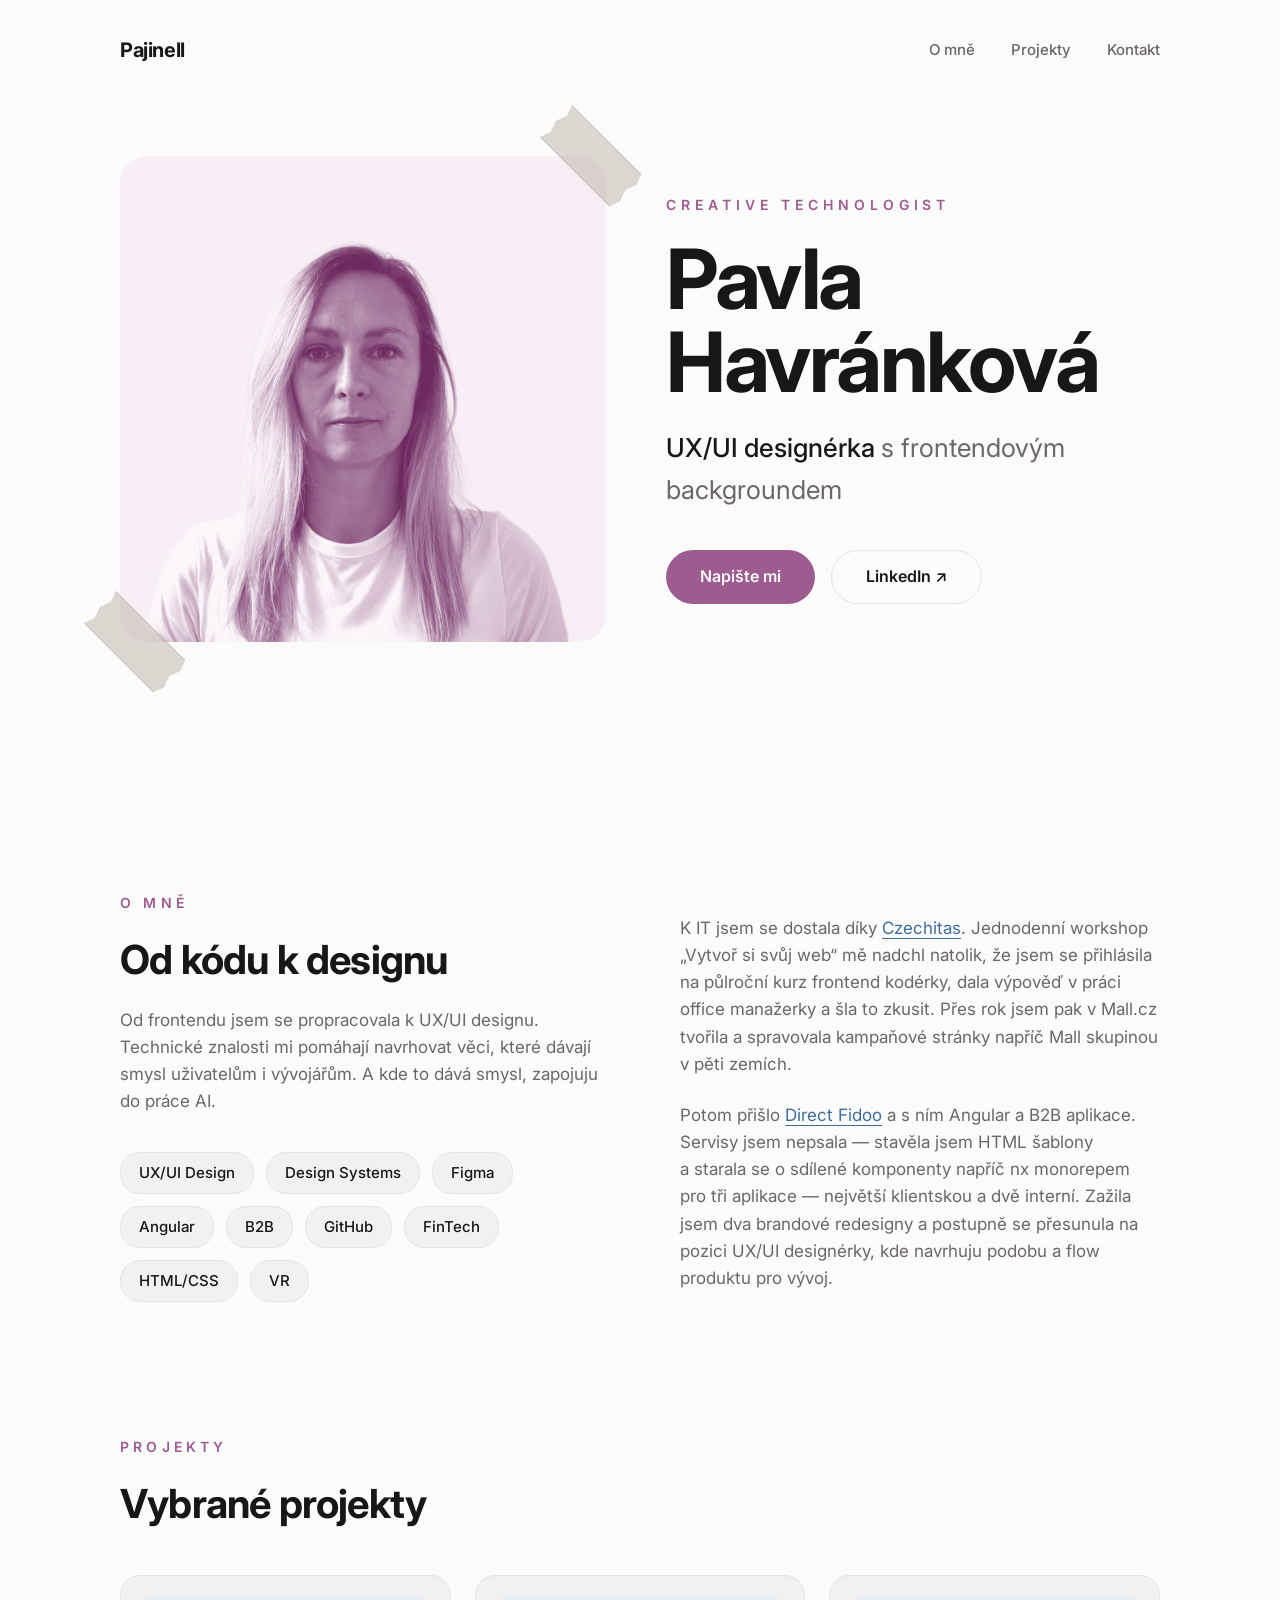
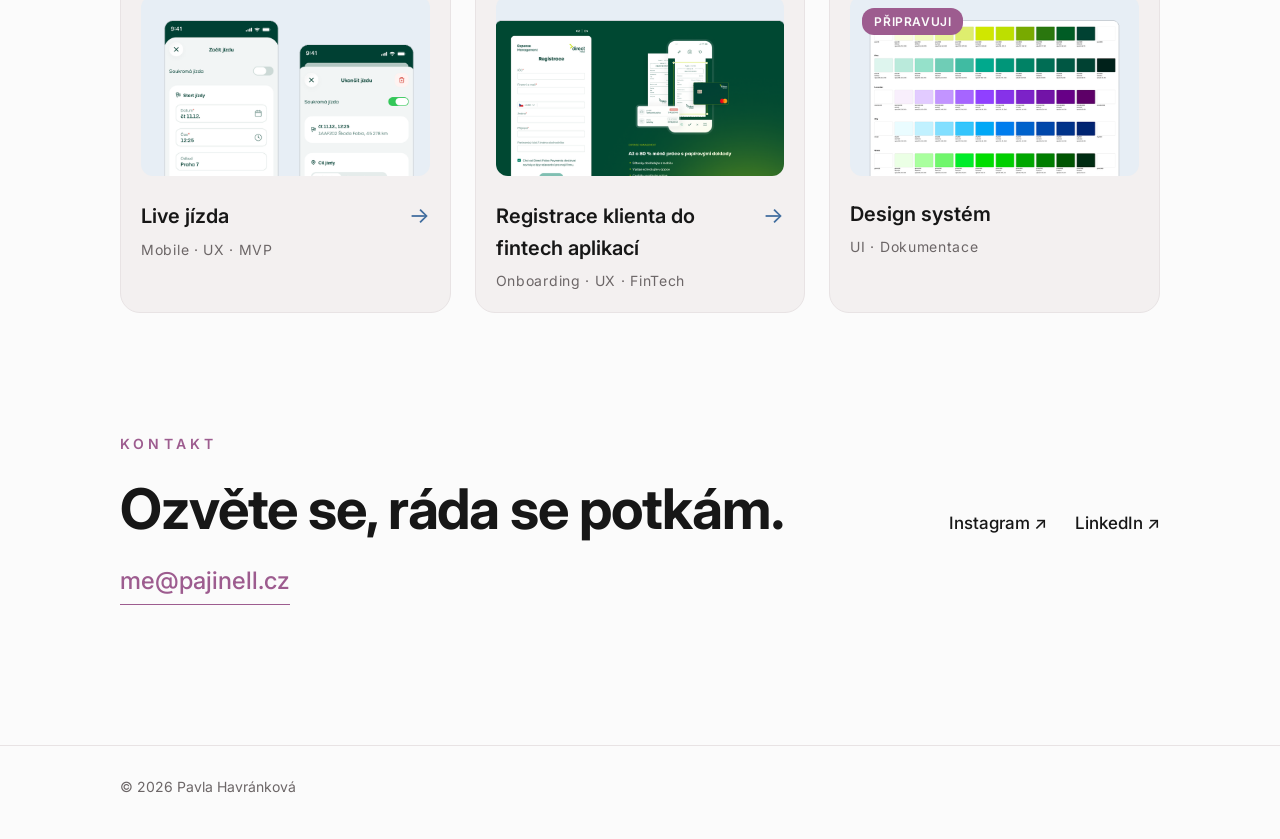
<file: old2/index.html>
<!DOCTYPE html>
<html lang="cs">
<head>
<meta charset="UTF-8">
<meta name="viewport" content="width=device-width, initial-scale=1.0">
<title>Pajinell | Pavla Havránková</title>
<meta name="description" content="Creative Technologist. UX/UI designérka s frontendovým backgroundem">
<link rel="icon" href="favicon.ico" sizes="48x48">
<link rel="icon" type="image/svg+xml" href="favicon.svg">
<link rel="icon" type="image/png" sizes="32x32" href="favicon-32x32.png">
<link rel="icon" type="image/png" sizes="16x16" href="favicon-16x16.png">
<link rel="apple-touch-icon" href="apple-touch-icon.png">
<link rel="manifest" href="site.webmanifest">
<link rel="preconnect" href="https://fonts.googleapis.com">
<link rel="preconnect" href="https://fonts.gstatic.com" crossorigin>
<link href="https://fonts.googleapis.com/css2?family=Inter:wght@400;500;600;700&display=swap" rel="stylesheet">
<link rel="preload" as="image" href="portrait-cutout-light.png" media="(prefers-color-scheme: light)">
<link rel="preload" as="image" href="portrait-cutout-dark.png" media="(prefers-color-scheme: dark)">
<link rel="stylesheet" href="main.css">
</head>
<body>
<a class="skip-link" href="#main">Přeskočit na obsah</a>

<header class="container">
  <nav class="nav" aria-label="Hlavní navigace">
    <a class="nav__logo" href="#">Pajinell</a>
    <ul class="nav__links">
      <li><a href="#about">O&nbsp;mně</a></li>
      <li><a href="#work">Projekty</a></li>
      <li><a href="#contact">Kontakt</a></li>
      <!-- <li><span class="nav__dot" title="Vzhled se řídí nastavením systému"></span></li> -->
    </ul>
  </nav>
</header>

<main class="container" id="main">

  <!-- HERO -->
  <section class="hero" id="top">
    <div class="hero__photo">
      <picture>
        <source srcset="portrait-duotone-dark.jpg" media="(prefers-color-scheme: dark)">
        <img src="portrait-duotone-light.jpg" alt="Pavla Havránková" width="1200" height="1200">
      </picture>
    </div>
    <div>
      <p class="hero__caption">Creative Technologist</p>
      <h1 class="hero__name">Pavla<br>Havránková</h1>
      <p class="hero__subtitle">UX/UI designérka <span>s&nbsp;frontendovým backgroundem</span></p>
      <div class="hero__buttons">
        <a class="btn btn--primary" href="mailto:me@pajinell.cz">Napište mi</a>
        <a class="btn btn--secondary" href="https://www.linkedin.com/in/pajinell/" target="_blank" rel="noopener">LinkedIn&nbsp;<span aria-hidden="true">↗</span><span class="sr-only"> (otevře se v novém okně)</span></a>
      </div>
    </div>
  </section>

  <div class="scroll-hint"></div>

  <!-- ABOUT -->
  <section id="about">
    <p class="section-label">O&nbsp;mně</p>
    <div class="about__grid">
      <div class="about__head">
        <h2>Od kódu k&nbsp;designu</h2>
        <p class="about__intro">Od frontendu jsem se propracovala k&nbsp;UX/UI designu. Technické znalosti mi pomáhají navrhovat věci, které dávají smysl uživatelům i&nbsp;vývojářům. A&nbsp;kde to dává smysl, zapojuju do práce AI.</p>
      </div>
      <div class="about__bio">
        <p>K&nbsp;IT jsem se dostala díky <a href="https://www.czechitas.cz/">Czechitas</a>. Jednodenní workshop „Vytvoř si svůj web“ mě nadchl natolik, že jsem se přihlásila na půlroční kurz frontend kodérky, dala výpověď v&nbsp;práci office manažerky a&nbsp;šla to zkusit. Přes rok jsem pak v&nbsp;Mall.cz tvořila a&nbsp;spravovala kampaňové stránky napříč Mall skupinou v&nbsp;pěti zemích.</p>
        <p>Potom přišlo <a href="https://www.fidoo.com">Direct Fidoo</a> a&nbsp;s&nbsp;ním Angular a B2B aplikace. Servisy jsem nepsala — stavěla jsem HTML šablony a&nbsp;starala se o&nbsp;sdílené komponenty napříč nx monorepem pro tři aplikace — největší klientskou a&nbsp;dvě interní. Zažila jsem dva brandové redesigny a&nbsp;postupně se přesunula na pozici UX/UI designérky, kde navrhuju podobu a&nbsp;flow produktu pro vývoj.</p>
        <!--
        <p>Mám zkušenosti s&nbsp;kódováním a&nbsp;redesignem webových aplikací. Zajímá mě UI, UX a&nbsp;design systémy. Objevuji imerzivní svět VR/AR.</p> -->
      </div>
      <ul class="skills">
          <li>UX/UI Design</li>
          <li>Design Systems</li>
          <li>Figma</li>
          <li>Angular</li>
          <li>B2B</li>
          <li>GitHub</li>
          <li>FinTech</li>
          <li>HTML/CSS</li>
          <li>VR</li>
        </ul>
    </div>
  </section>

  <!-- WORK -->
  <section id="work">
    <p class="section-label">Projekty</p>
    <h2>Vybrané projekty</h2>
    <div class="work__grid">
      <a class="work-card" href="#" data-project="live-jizda">
        <div class="work-card__thumb work-card__thumb--img" style="background-image: url('live-jizda-thumb.png'); background-size: cover; background-position: center;"></div>
        <div class="work-card__row">
          <h3 class="work-card__title">Live jízda</h3>
          <span class="work-card__arrow" aria-hidden="true">→</span>
        </div>
        <p class="work-card__tag">Mobile · UX · MVP</p>
      </a>
      <a class="work-card" href="#" data-project="onboarding">
        <div class="work-card__thumb work-card__thumb--img" style="background-image: url('onboarding-thumb.png'); background-size: cover; background-position: center;"></div>
        <div class="work-card__row">
          <h3 class="work-card__title">Registrace klienta do fintech aplikací</h3>
          <span class="work-card__arrow" aria-hidden="true">→</span>
        </div>
        <p class="work-card__tag">Onboarding · UX · FinTech</p>
      </a>
      <div class="work-card work-card--disabled">
        <div class="work-card__thumb work-card__thumb--img" style="background-image: url('design-system-thumb.png'); background-size: cover; background-position: center;">
          <span class="work-card__badge">Připravuji</span>
        </div>
        <div class="work-card__row">
          <h3 class="work-card__title">Design systém</h3>
        </div>
        <p class="work-card__tag">UI · Dokumentace</p>
      </div>
    </div>
  </section>

  <!-- CONTACT -->
  <section class="contact" id="contact">
    <p class="section-label">Kontakt</p>
    <div class="contact__row">
      <div>
        <h2>Ozvěte se, ráda se potkám.</h2>
        <a class="contact__email" href="mailto:me@pajinell.cz">me@pajinell.cz</a>
      </div>
      <div class="contact__socials">
        <a href="https://www.instagram.com/pajinell/" target="_blank" rel="noopener">Instagram&nbsp;<span aria-hidden="true">↗</span><span class="sr-only"> (otevře se v novém okně)</span></a>
        <a href="https://www.linkedin.com/in/pajinell/" target="_blank" rel="noopener">LinkedIn&nbsp;<span aria-hidden="true">↗</span><span class="sr-only"> (otevře se v novém okně)</span></a>
      </div>
    </div>
  </section>
</main>

<footer>
  <div class="container footer__row">
    <p>© 2026 Pavla Havránková
  </div>
</footer>

<!-- PROJECT DETAIL OVERLAY -->
<div class="project-overlay" role="dialog" aria-modal="true" aria-hidden="true" aria-labelledby="project-title">
  <div class="project-overlay__backdrop"></div>
  <div class="project-panel">
    <div class="project-panel__bar">
      <button class="project-panel__close" type="button" aria-label="Zavřít">✕</button>
    </div>
    <div class="project-panel__content">
      <h2 class="project-panel__title" id="project-title"></h2>
      <ul class="project-tags"></ul>
      <div class="project-panel__body"></div>
    </div>
  </div>
</div>

<template id="project-default">
      <p class="project-panel__perex">Lorem ipsum dolor sit amet, consectetur adipiscing elit. Vestibulum tempus, urna at cursus sagittis, justo dolor luctus enim, in dictum augue nunc eget ipsum.</p>
      <p>Lorem ipsum dolor sit amet, consectetur adipiscing elit. Praesent commodo cursus magna, vel scelerisque nisl consectetur et. Cras justo odio, dapibus ac facilisis in, egestas eget quam. Donec ullamcorper nulla non metus auctor fringilla. Maecenas sed diam eget risus varius blandit sit amet non magna.</p>
      <div class="project-panel__img" role="img" aria-label="Náhled projektu"></div>
      <p>Curabitur blandit tempus porttitor. Nullam quis risus eget urna mollis ornare vel eu leo. Integer posuere erat a&nbsp;ante venenatis dapibus posuere velit aliquet. Etiam porta sem malesuada magna mollis euismod. Aenean lacinia bibendum nulla sed consectetur.</p>
      <p>Morbi leo risus, porta ac consectetur ac, vestibulum at eros. Fusce dapibus, tellus ac cursus commodo, tortor mauris condimentum nibh, ut fermentum massa justo sit amet risus. Vivamus sagittis lacus vel augue laoreet rutrum faucibus dolor auctor.</p>
</template>
<template id="onboarding">
      <p class="project-panel__perex">Self-onboarding klienta. Klienti si uzavírají smlouvu sami.</p>
      <p>Důležitou součástí každé fintech aplikace je onboarding. Proces, ve kterém klient uzavře smlouvu a&nbsp;získá plný přístup do té aplikace. Ve Fidoo jsem byla u&nbsp;dvou návrhů onboardingu. Je to oblast, kde se potkává design s&nbsp;Compliance a&nbsp;právníky. Proces musí vyhovovat regulím, a&nbsp;hlavně se v&nbsp;něm uživatel nesmí ztratit a&nbsp;vzdát to. Náročná disciplína, ale aspoň mi teď nejsou cizí pojmy jako FATCA, AML, KYC nebo UBO. :)</p>
      <p>Onboarding, který právě spouštíme, je první verze self-onboardingu pro produkt Expense Management. Menší firmy si díky němu uzavřou smlouvu s&nbsp;Fidoo samy. Do té doby to šlo jen s&nbsp;asistencí obchodníka, který celý onboarding s&nbsp;klientem vyplnil a&nbsp;pomohl produkt do firmy zavést.</p>
      <div class="project-screens project-screens--wide">
        <figure>
          <img src="onboarding-01.png" alt="Úvodní obrazovka registrace firmy do Fidoo" loading="lazy" onerror="this.closest('figure').style.display='none'">
          <figcaption>Registrace firmy</figcaption>
        </figure>
        <figure>
          <img src="onboarding-02.png" alt="Výběr podepisujících osob s&nbsp;ověřením identity přes Bank iD nebo doklad totožnosti" loading="lazy" onerror="this.closest('figure').style.display='none'">
          <figcaption>Podepisující osoby</figcaption>
        </figure>
        <figure>
          <img src="onboarding-03.png" alt="Elektronický podpis smlouvy se smluvní dokumentací a&nbsp;ověřením PIN kódem" loading="lazy" onerror="this.closest('figure').style.display='none'">
          <figcaption>Podpis smlouvy s&nbsp;PIN ověřením</figcaption>
        </figure>
      </div>
</template>
<template id="live-jizda">
      <p class="project-panel__perex">Jak dostat Knihu jízd z&nbsp;desktopu do kapsy?</p>
      <p>Live jízda vznikla ze zadání vytvořit MVP mobilní verze Knihy jízd, která do té doby žila jen v&nbsp;desktopové aplikaci Fidoo. Knihu jízd používají lidé, kteří jezdí služebním autem nebo vlastním vozem vyřizují pracovní agendu. Některé firmy trasují jízdy přes GPS, Fidoo ale funguje jinak: uživatel si sám zapisuje stavy tachometru a&nbsp;najeté kilometry. Na konci měsíce knihu schvaluje fleet manažer, agenda je propojená se seznamem vozidel a&nbsp;propisuje se do vyúčtování zaměstnance.</p>
      <p>Z&nbsp;feedbacku se nám často vracelo, že by uživatelé Knihu jízd ocenili v&nbsp;mobilu. Dává to smysl, mobil je to zařízení, které mají u&nbsp;sebe, když sedí za volantem.</p>
      <p>Jenže přenést do mobilu celou Knihu jízd i&nbsp;s&nbsp;její komplexností by bylo časově i&nbsp;finančně náročné. Mým úkolem bylo vymyslet, jak uživatelům pomoct aspoň s&nbsp;tím nejpalčivějším.</p>
      <p>Po pár rozhovorech s&nbsp;lidmi, kteří jezdí služebním autem bez GPS jednotky, se hlavní problém ukázal jasně: musí si pamatovat, odkud kam jeli a&nbsp;kolik kilometrů najeli, fotit si tachometr před jízdou a&nbsp;po ní a&nbsp;pak to všechno přepisovat do desktopu. Nejvíc jim tedy pomůžeme, když jim umožníme zapsat údaje rovnou v&nbsp;autě a&nbsp;část vyplníme automaticky.</p>
      <p>Tak vznikl nápad Live jízda. Uživatel by si sedl do auta, otevřel Fidoo a&nbsp;kliknul na „Start jízdy“. Aplikace by předvyplnila aktuální datum a&nbsp;čas, místo podle GPS (odkud vyráží) i&nbsp;poslední auto, kterým jel, a&nbsp;natáhla by poslední známý stav tachometru. Cokoli by mohl upravit, nebo by prostě kliknul na Start a&nbsp;vyrazil. GPS by se používala jen pro předvyplnění místa startu a&nbsp;cíle, ne pro nepřetržité trasování (soukromí řidiče zůstává).</p>
      <div class="project-screens">
        <figure>
          <img src="live-jizda-01.png" alt="Start jízdy" loading="lazy" onerror="this.closest('figure').style.display='none'">
          <figcaption>Start jízdy</figcaption>
        </figure>
        <figure>
          <img src="live-jizda-02.png" alt="Výběr vozidla ze seznamu firemních, poolových a soukromých aut" loading="lazy" onerror="this.closest('figure').style.display='none'">
          <figcaption>Výběr vozidla</figcaption>
        </figure>
        <figure>
          <img src="live-jizda-03.png" alt="Přehled výdajů s lištou probíhající aktivní jízdy a časomírou" loading="lazy" onerror="this.closest('figure').style.display='none'">
          <figcaption>Aktivní jízda v&nbsp;přehledu výdajů</figcaption>
        </figure>
        <figure>
          <img src="live-jizda-04.png" alt="Obrazovka Ukončit jízdu s najetými kilometry, cílem a uložením do knihy jízd" loading="lazy" onerror="this.closest('figure').style.display='none'">
          <figcaption>Ukončení jízdy</figcaption>
        </figure>
      </div>
      <p>Během cesty by Live jízda počítala čas a&nbsp;uměla by se připomenout, když by jízda trvala podezřele dlouho, třeba že ji uživatel zapomněl vypnout, nebo že je čas na pauzu. V&nbsp;cíli by kliknul na „Ukončit jízdu“, natáhl by se aktuální čas a&nbsp;místo, připsal by najeté kilometry a&nbsp;uložil je rovnou do knihy jízd.</p>
      <p>Live jízda je v&nbsp;současné době nasazená v&nbsp;beta verzi pro všechny klienty a&nbsp;sbírá data o&nbsp;používání. Následovat by měl průzkum mezi uživateli, jestli jim Live jízda ulehčuje práci s&nbsp;Knihou jízd a&nbsp;co by případně změnili. A&nbsp;další rozvoj podle jejich potřeb.</p>
      <p>Co by se mi ještě líbilo a&nbsp;jak by se to dalo posunout dál, je zjednodušení spuštění a&nbsp;ukončování Live jízdy. Nabízí se QR kód nebo NFC čip umístěný v&nbsp;autě, ideálně poblíž volantu. Po naskenování by Fidoo rovnou otevřelo Live jízdu s&nbsp;předvyplněným vozidlem, kterým uživatel jede. Ještě o&nbsp;krok dál by šel iBeacon (malá Bluetooth vysílačka v&nbsp;autě), díky kterému by telefon sám poznal, že se uživatel k&nbsp;vozu blíží, a&nbsp;poslal by mu notifikaci: „Vyrážíte? Zapněte si Live jízdu.“ Opět s&nbsp;předvyplněným autem, jen jedno tapnutí.</p>
</template>

<script>
  (function () {
    const overlay = document.querySelector('.project-overlay');
    const titleEl = overlay.querySelector('.project-panel__title');
    const tagsEl = overlay.querySelector('.project-tags');
    const bodyEl = overlay.querySelector('.project-panel__body');
    const panel = overlay.querySelector('.project-panel');
    const closeBtn = overlay.querySelector('.project-panel__close');
    let lastFocus = null;

    function open(card) {
      lastFocus = document.activeElement;
      // jen vlastní text uzlu — bez případné inverzní kopie z kurzorového efektu
      const ownText = (el) => Array.from(el.childNodes)
        .filter((n) => n.nodeType === Node.TEXT_NODE)
        .map((n) => n.textContent).join('').trim();
      titleEl.textContent = ownText(card.querySelector('.work-card__title'));
      tagsEl.innerHTML = ownText(card.querySelector('.work-card__tag'))
        .split('·').map(t => `<li>${t.trim()}</li>`).join('');
      const tpl = document.getElementById(card.dataset.project || 'project-default');
      bodyEl.innerHTML = tpl.innerHTML;
      overlay.classList.add('is-open');
      overlay.setAttribute('aria-hidden', 'false');
      document.body.classList.add('modal-open');
      panel.scrollTop = 0;
      closeBtn.focus();
    }
    function close() {
      overlay.classList.remove('is-open');
      overlay.setAttribute('aria-hidden', 'true');
      document.body.classList.remove('modal-open');
      if (lastFocus) lastFocus.focus();
    }

    document.querySelectorAll('.work-card[data-project]').forEach(card =>
      card.addEventListener('click', (e) => { e.preventDefault(); open(card); }));
    closeBtn.addEventListener('click', close);
    overlay.querySelector('.project-overlay__backdrop').addEventListener('click', close);
    document.addEventListener('keydown', (e) => {
      if (!overlay.classList.contains('is-open')) return;
      if (e.key === 'Escape') { close(); return; }
      if (e.key === 'Tab') {
        const f = overlay.querySelectorAll('button, a[href]');
        const first = f[0], last = f[f.length - 1];
        if (e.shiftKey && document.activeElement === first) { e.preventDefault(); last.focus(); }
        else if (!e.shiftKey && document.activeElement === last) { e.preventDefault(); first.focus(); }
      }
    });
  })();
</script>

<script>
  (function () {
    // Inverze pouze glyfů textu: nad hoverovaným prvkem se vykreslí jeho
    // invertovaná kopie, odmaskovaná měkkým kruhem (r = 40 px) pod kurzorem.
    const SELECTOR = 'h1, h2, p, li, .btn, .nav__logo, .nav__links a, .contact__socials a, .contact__email, .work-card__title, .work-card__tag';
    // + ', .hero__photo' — hover efekt na fotce zatím vypnutý
    let host = null, copy = null;

    function detach() {
      if (copy) copy.remove();
      host = null; copy = null;
    }

    document.addEventListener('mousemove', (e) => {
      const el = e.target.closest ? e.target.closest(SELECTOR) : null;
      if (el !== host) {
        detach();
        if (el) {
          host = el;
          host.classList.add('invert-host');
          copy = document.createElement(el.tagName === 'LI' ? 'span' : 'div');
          copy.className = 'invert-copy' + (el.classList.contains('btn') ? ' invert-copy--flex' : '');
          copy.setAttribute('aria-hidden', 'true');
          if (el.classList.contains('hero__photo')) {
            // průhledný výřez postavy — pozadí fotky se neinvertuje
            copy.innerHTML = `<picture>
              <source srcset="portrait-cutout-dark.png" media="(prefers-color-scheme: dark)">
              <img src="portrait-cutout-light.png" alt="">
            </picture>`;
          } else {
            copy.innerHTML = el.innerHTML;
          }
          host.appendChild(copy);
        }
      }
      if (host && copy) {
        const r = host.getBoundingClientRect();
        copy.style.setProperty('--mx', (e.clientX - r.left) + 'px');
        copy.style.setProperty('--my', (e.clientY - r.top) + 'px');
      }
    }, { passive: true });

    document.addEventListener('mouseleave', detach);
  })();
</script>
</body>
</html>
</file>
<file: old/styles.css>
@font-face {
  font-family: "Gloria Hallelujah";
  src: url("fonts/GloriaHallelujah-Regular.ttf");
}

@font-face {
  font-family: Mulish;
  src: url("fonts/Mulish-Regular.ttf");
}

:root {
  --primary-color: #d53090;
  --complementary-color: #30d5c8;
  --shapes-color-light: #d7d0ce;
  --shapes-color-dark: #434040;
  --text-color-light: #221b1a;
  --text-color-dark: #f6f6f6;
  --background-light: white;
  --background-dark: #060606;
}

* {
  margin: 0;
  padding: 0;
}

*,
html,
::after,
::before {
  box-sizing: inherit;
}

body {
  text-rendering: optimizeLegibility;
  font-family: Mulish, Roboto, sans-serif;
  background: var(--background-light);
  color: var(--text-color-light);
}

body.dark-mode {
  background: var(--background-dark);
  color: var(--text-color-dark);
}

/* MAIN LAYOUT */
.container {
  max-width: 1500px;
  padding-right: 3rem;
  height: 100%;
  min-height: 100vh;
  display: flex;
  overflow-y: auto;
  overflow-x: hidden;
  position: relative;
}

.main-footer__container {
  display: flex;
  flex-direction: column;
  justify-content: space-between;
  overflow: hidden;
  position: relative;
  height: 100%;
  min-height: 100vh;
}

.main-section {
  display: flex;
  justify-content: space-between;
  flex: 1;
}

.texts {
  max-width: 65%;
}

.profile {
  min-width: 440px;
  align-self: flex-end;
  margin-top: 6rem;
  position: relative;
}

.footer {
  max-width: 65%;
}

/* TEXTS */
.texts a {
  color: var(--primary-color);
  transition: all 0.3s ease-in-out;
  transform: translate3d(0px, 0px, 0px);
  display: inline-block;
}

body.dark-mode .texts a {
  color: var(--primary-color);
}

.texts a:hover,
.texts a:focus {
  transform: translate3d(0px, -2px, 0px);
}

.logo__container {
  font-family: "Gloria Hallelujah", Roboto, sans-serif;
  font-size: 2rem;
  position: relative;
  display: inline-block;
  background: var(--background-light);
}

body.dark-mode .logo__container {
  background: var(--background-dark);
}

.logo__text {
  color: transparent;
  background: linear-gradient(20deg, #d53090 20%, #30d5c8 80%, #30d5c8 100%);
  -webkit-background-clip: text;
  background-clip: text;
}

.heading {
  background: var(--background-light);
  font-size: 5rem;
  line-height: 1;
  padding-top: 4rem;
}

body.dark-mode .heading {
  background: var(--background-dark);
}

.about__top {
  background: var(--background-light);
  font-size: 2rem;
  padding-top: 4rem;
}

body.dark-mode .about__top {
  background: var(--background-dark);
}

.about__bottom {
  background: var(--background-light);
  font-size: 2rem;
  padding-top: 1rem;
}

body.dark-mode .about__bottom {
  background: var(--background-dark);
}

/* SWITCH MODES */
.switch-mode {
  display: none;
}

.switch-mode {
  position: absolute;
  display: flex;
  right: 3rem;
  top: 1rem;
  width: 100px;
  height: 40px;
  border-radius: 30px;
  background: linear-gradient(20deg, #30d5c8 20%, #d53090 80%, #d53090 100%);
}

.switch-mode::after {
  content: "";
  width: 2px;
  height: 20px;
  position: absolute;
  top: 10px;
  background: white;
  left: 50px;
}

body.dark-mode .switch-mode::after {
  background: var(--background-dark);
}

body.light-mode .switch-mode::after {
  background: var(--background-light);
}

.switch-mode__btn {
  flex-basis: 50%;
  display: flex;
  justify-content: center;
  align-items: center;
  line-height: 1;
  cursor: pointer;
  z-index: 100;
}

.switch-mode__btn.light {
  color: white;
  padding-left: 5px;
}

.switch-mode__btn.dark {
  color: black;
  padding-right: 5px;
}

/* LINE NUMBERS */
.line-numbers {
  display: flex;
  flex-direction: column;
  justify-content: space-between;
  overflow-y: hidden;
  color: var(--shapes-color-light);
  flex-shrink: 0;
}

body.dark-mode .line-numbers {
  color: var(--shapes-color-dark);
}

.line-numbers span {
  padding: 2px 8px;
  text-align: right;
}

/* CODE LINE */
.code-line {
  position: relative;
}

.code-line::after {
  content: "";
  position: absolute;
  bottom: 0;
  left: 0;
  display: block;
  width: 1px;
  height: 4000px;
  background: var(--shapes-color-light);
  z-index: -1;
}

body.dark-mode .code-line::after {
  background: var(--shapes-color-dark);
}

/* PROFILE IMG */
.profile::before {
  content: "";
  display: block;
  position: absolute;
  top: 0px;
  left: 90px;
  width: 8px;
  height: 70px;
  background: var(--primary-color);
  border-radius: 10px;
  transform: rotateZ(-20deg);
  z-index: 1;
}

.profile__photo {
  position: relative;
  background-image: linear-gradient(rgba(0, 0, 0, 0.4), rgba(0, 0, 0, 0.4)),
    url("img/pajinell.jpg");
  background-size: cover;
  border-radius: 50%;
  width: 400px;
  height: 400px;
  flex-shrink: 0;
  flex-grow: 0;
  box-shadow: 0px 0px 1px rgba(25, 50, 90, 0.1),
    0px 1px 2px rgba(25, 50, 90, 0.1), 0px 3px 8px rgba(25, 50, 90, 0.1),
    0px 6px 16px rgba(25, 50, 90, 0.1);
}

.profile__photo::after {
  content: "";
  display: block;
  position: absolute;
  top: 5px;
  left: 15px;
  width: 415px;
  height: 415px;
  border-radius: 50%;
  background: linear-gradient(20deg, #d53090 20%, #30d5c8 80%, #30d5c8 100%);
  z-index: -1;
  box-shadow: 0px 0px 1px rgba(25, 50, 90, 0.1),
    0px 1px 2px rgba(25, 50, 90, 0.1), 0px 3px 8px rgba(25, 50, 90, 0.1),
    0px 6px 16px rgba(25, 50, 90, 0.1);
}

.profile__photo::before {
  content: "";
  display: block;
  position: absolute;
  top: 0px;
  left: 65px;
  width: 8px;
  height: 70px;
  background: var(--primary-color);
  border-radius: 10px;
  transform: rotateZ(-20deg);
}

/* FOOTER */
.socials,
.copyright-cookies,
.end {
  position: relative;
  background: var(--background-light);
}

body.dark-mode .socials,
body.dark-mode .copyright-cookies,
body.dark-mode .end {
  background: var(--background-dark);
}

.copyright {
  padding-top: 2rem;
  font-size: 1.3rem;
}

.cookies {
  padding-top: 4rem;
  padding-bottom: 3rem;
  font-size: 1rem;
}

.socials__icon {
  width: 35px;
  height: 35px;
  margin-right: 20px;
  display: inline-block;
  transition: all 0.3s ease-in-out;
  transform: translate3d(0px, 0px, 0px);
}

.socials__icon:hover,
.socials__icon:focus {
  transform: translate3d(0px, -2px, 0px);
}

.end {
  color: var(--shapes-color-light);
}

body.dark-mode .end {
  color: var(--shapes-color-dark);
}

/* MEDIA */
@media screen and (max-width: 1200px) {
  .main-section {
    flex-direction: column;
  }

  .profile {
    margin-bottom: 6rem;
  }
}

@media screen and (max-width: 850px) {
  .texts,
  .footer {
    max-width: 100%;
  }

  .profile {
    min-width: 285px;
  }

  .profile__photo {
    width: 250px;
    height: 250px;
  }

  .profile__photo::after {
    width: 265px;
    height: 265px;
  }

  .profile::before {
    height: 55px;
    top: -5px;
    left: 60px;
  }

  .profile__photo::before {
    height: 55px;
    top: -5px;
    left: 40px;
  }
}

@media screen and (max-width: 700px) {
  .heading {
    font-size: 4rem;
    padding-top: 3rem;
  }

  .about__top {
    font-size: 1.5rem;
    padding-top: 3rem;
  }

  .about__bottom {
    font-size: 1.5rem;
  }

  .container {
    padding-right: 1rem;
  }

  .switch-mode {
    right: 1rem;
  }

  .copyright {
    font-size: 1rem;
  }

  .cookies {
    font-size: .8rem;
  }

  .line-numbers {
    font-size: 0.8rem;
  }
}

/* UTILITIES */
.ml--2 {
  margin-left: 2%;
}

.ml--3 {
  margin-left: 3%;
}

.ml--5 {
  margin-left: 5%;
}

.ml--7 {
  margin-left: 7%;
}

.ml--10 {
  margin-left: 10%;
}

.pl--2 {
  padding-left: 2%;
}

.pl--3 {
  padding-left: 3%;
}

.pl--5 {
  padding-left: 5%;
}

.pl--10 {
  padding-left: 10%;
}

.pl--15 {
  padding-left: 15%;
}
</file>
<file: old2/main.css>
:root {
  color-scheme: light dark;
  --bg: #FBFBFB;
  --text: #171717;
  --muted: #6C6667;
  --accent: #9D5C8F;
  --comp: #7FA7CC;
  --card: #F3F0F0;
  --border: #E8E3E4;
  --thumb: #F3E3EF;
  --photo-bg: #F7EFF5;
  --btn-text: #FBFBFB;
  --accent-text: #9D5C8F;
  --comp-text: #3F6C9E;
  --thumb-comp: #E7EEF5;
  --tape: rgba(190, 178, 166, 0.5);
  --tape-edge: rgba(160, 148, 136, 0.35);
}
@media (prefers-color-scheme: dark) {
  :root {
    --bg: #171717;
    --text: #FBFBFB;
    --muted: #9B9596;
    --accent: #BF7FB0;
    --comp: #8FB8DD;
    --card: #201D1E;
    --border: #2C292A;
    --thumb: #291F27;
    --photo-bg: #20181E;
    --btn-text: #171717;
    --accent-text: #BF7FB0;
    --comp-text: #8FB8DD;
    --thumb-comp: #1D242C;
    --tape: rgba(251, 251, 251, 0.16);
    --tape-edge: rgba(251, 251, 251, 0.28);
  }
}

* { margin: 0; padding: 0; box-sizing: border-box; }
html { scroll-behavior: smooth; }
:focus-visible { outline: 2px solid var(--accent-text); outline-offset: 3px; }
.skip-link {
  position: absolute; left: -9999px; top: 0; z-index: 2000;
  background: var(--accent-text); color: var(--btn-text);
  padding: 10px 18px; border-radius: 0 0 8px 0; font-weight: 600; text-decoration: none;
}
.skip-link:focus { left: 0; }
.sr-only {
  position: absolute; width: 1px; height: 1px;
  padding: 0; margin: -1px; overflow: hidden;
  clip: rect(0 0 0 0); white-space: nowrap; border: 0;
}
body {
  background: var(--bg);
  color: var(--text);
  font-family: "Inter", -apple-system, "Helvetica Neue", Arial, sans-serif;
  font-size: 17px;
  line-height: 1.6;
  text-rendering: optimizeLegibility;
}
.container { max-width: 1448px; margin: 0 auto; padding: 0 120px; }

/* ---------- NAV ---------- */
.nav {
  display: flex; align-items: center; justify-content: space-between;
  padding-top: 34px;
}
.nav__logo { font-size: 20px; font-weight: 700; letter-spacing: -0.02em; color: var(--text); text-decoration: none; }
.nav__links { display: flex; align-items: center; gap: 36px; list-style: none; }
.nav__links a { font-size: 15px; font-weight: 500; color: var(--muted); text-decoration: none; transition: color 0.2s; }
.nav__links a:hover { color: var(--comp-text); }
.nav__dot {
  width: 18px; height: 18px; border: 1.5px solid var(--text); border-radius: 50%;
  display: inline-flex; align-items: center; justify-content: center;
}
.nav__dot::after { content: ""; width: 7px; height: 7px; background: var(--text); border-radius: 50%; }

/* ---------- HERO ---------- */
.hero {
  display: grid; grid-template-columns: 1fr auto; align-items: center;
  gap: 60px; padding: 90px 0 40px;
}
.hero__caption {
  color: var(--accent-text); font-size: 14px; font-weight: 600;
  letter-spacing: 0.35em; text-transform: uppercase;
}
.hero__name {
  font-size: clamp(56px, 6.5vw, 92px); font-weight: 700;
  letter-spacing: -0.03em; line-height: 1.0; margin: 20px 0 24px;
}
.hero__subtitle { font-size: 26px; font-weight: 500; }
.hero__subtitle span { color: var(--muted); font-weight: 400; }
.hero__tagline { color: var(--muted); margin-top: 12px; }
.hero__buttons { display: flex; gap: 16px; margin-top: 40px; }
.btn {
  display: inline-flex; align-items: center; justify-content: center;
  height: 54px; padding: 0 34px; border-radius: 27px;
  font-size: 16px; font-weight: 600; text-decoration: none;
  transition: transform 0.2s, opacity 0.2s;
}
.btn:hover { transform: translateY(-2px); }
.btn--primary { background: var(--accent-text); color: var(--btn-text); }
.btn--secondary { border: 1.5px solid var(--border); color: var(--text); }

.hero__photo {
  position: relative; width: min(530px, 38vw); aspect-ratio: 1;
  border-radius: 28px; background: var(--photo-bg); overflow: visible;
}
.hero__photo img {
  width: 100%; height: 100%; object-fit: cover;
  border-radius: 28px; display: block;
}
.hero__photo::before, .hero__photo::after {
  content: ""; position: absolute; width: 100px; height: 44px;
  background: var(--tape); border: 1px solid var(--tape-edge);
  transform: rotate(45deg); z-index: 2;
  clip-path: polygon(0 0, 96% 0, 100% 25%, 96% 50%, 100% 75%, 96% 100%, 0 100%, 4% 75%, 0 50%, 4% 25%);
}
.hero__photo::before { top: -22px; left: calc(100% - 65px); }
.hero__photo::after { top: calc(100% - 22px); left: -35px; }

.scroll-hint { padding: 60px 0; }


/* ---------- SECTIONS ---------- */
section { padding: 90px 0 30px; }
.section-label {
  color: var(--accent-text); font-size: 14px; font-weight: 600;
  letter-spacing: 0.3em; text-transform: uppercase;
}
h2 { font-size: 40px; font-weight: 700; letter-spacing: -0.02em; line-height: 1.15; margin-top: 22px; }

/* ---------- ABOUT ---------- */
.about__grid {
  display: grid; grid-template-columns: 1fr 1fr; column-gap: 80px;
  grid-template-areas: "head bio" "skills bio"; grid-template-rows: auto 1fr;
  align-items: start;
}
.about__head { grid-area: head; }
.about__intro { color: var(--muted); margin-top: 24px; }
.about__grid .skills { grid-area: skills; align-self: start; }
.about__bio { grid-area: bio; }
.about__bio p { color: var(--muted); margin-bottom: 24px; }
.about__bio a { color: var(--comp-text); text-decoration: none; border-bottom: 1px solid var(--comp-text); }
.skills { display: flex; flex-wrap: wrap; gap: 12px; margin-top: 36px; }
.skills li {
  list-style: none; padding: 8px 18px; border-radius: 20px;
  background: var(--card); border: 1px solid var(--border);
  font-size: 15px; font-weight: 500;
}

/* ---------- WORK ---------- */
.work__grid { display: grid; grid-template-columns: repeat(3, 1fr); gap: 24px; margin-top: 48px; }
.work-card {
  background: var(--card); border: 1px solid var(--border);
  border-radius: 20px; padding: 20px; text-decoration: none; color: var(--text);
  transition: transform 0.2s;
}
.work-card:hover { transform: translateY(-4px); }
.work-card__thumb { height: 180px; border-radius: 12px; background: var(--thumb); position: relative; }
.work-card__thumb::after {
  content: ""; position: absolute; right: 24px; bottom: 18px; width: 30px; height: 20px;
  background:
    conic-gradient(var(--accent) 0 0) 0 0 / 10px 10px no-repeat,
    conic-gradient(var(--accent) 0 0) 20px 0 / 10px 10px no-repeat,
    conic-gradient(var(--accent) 0 0) 10px 10px / 10px 10px no-repeat;
}
.work-card__thumb--img { background-color: var(--thumb-comp); }
.work-card__thumb--img::after { content: none; }
.work-card__row { display: flex; justify-content: space-between; align-items: baseline; margin-top: 22px; }
.work-card__title { font-size: 20px; font-weight: 600; }
.work-card__arrow { color: var(--comp-text); font-size: 22px; }
.work-card__tag { font-size: 14px; color: var(--muted); letter-spacing: 0.05em; margin-top: 6px; }

/* ---------- PERSONAL ---------- */
.personal__grid { display: grid; grid-template-columns: 1fr 1fr; column-gap: 80px; align-items: start; }
.personal__text p { color: var(--muted); margin-top: 24px; }
.personal-photos {
  display: grid; grid-template-columns: repeat(auto-fit, minmax(120px, 1fr));
  gap: 14px; margin-top: 48px;
}
.personal-photos img {
  width: 100%; aspect-ratio: 1; object-fit: cover; display: block;
  border-radius: 14px; border: 1px solid var(--border); background: var(--card);
}
.personal-photos img:nth-child(even) { transform: rotate(1.2deg); }
.personal-photos img:nth-child(odd) { transform: rotate(-1.2deg); }

/* ---------- CONTACT ---------- */
.contact h2 { font-size: 56px; }
.contact__row { display: flex; justify-content: space-between; align-items: baseline; flex-wrap: wrap; gap: 24px; }
.contact__email {
  display: inline-block; margin-top: 20px; font-size: 24px; font-weight: 500;
  color: var(--accent-text); text-decoration: none; border-bottom: 1.5px solid var(--accent-text);
  padding-bottom: 4px;
}
.contact__socials { display: flex; gap: 28px; }
.contact__socials a { color: var(--text); font-weight: 500; text-decoration: none; }
.contact__socials a:hover { color: var(--comp-text); }

/* ---------- FOOTER ---------- */
footer { margin-top: 110px; border-top: 1px solid var(--border); padding: 30px 0 40px; }
.footer__row { display: flex; justify-content: space-between; flex-wrap: wrap; gap: 12px; }
footer p { font-size: 14px; color: var(--muted); }

/* ---------- PROJECT OVERLAY ---------- */
.project-overlay { position: fixed; inset: 0; z-index: 1000; visibility: hidden; transition: visibility 0s 0.45s; }
.project-overlay.is-open { visibility: visible; transition-delay: 0s; }
.project-overlay__backdrop {
  position: absolute; inset: 0; background: rgba(0, 0, 0, 0.55);
  -webkit-backdrop-filter: blur(4px); backdrop-filter: blur(4px);
  opacity: 0; transition: opacity 0.35s ease;
}
.is-open .project-overlay__backdrop { opacity: 1; }
.project-panel {
  position: absolute; left: 0; right: 0; bottom: 0; top: 40px;
  background: var(--bg); border-radius: 24px 24px 0 0;
  transform: translateY(100%); transition: transform 0.45s cubic-bezier(0.32, 0.72, 0.24, 1);
  overflow-y: auto; overscroll-behavior: contain;
}
.is-open .project-panel { transform: translateY(0); }
.project-panel__bar {
  position: sticky; top: 0; z-index: 2;
  display: flex; justify-content: flex-end; padding: 20px 28px 0;
}
.project-panel__close {
  width: 44px; height: 44px; border-radius: 50%;
  border: 1px solid var(--border); background: var(--bg); color: var(--text);
  font-size: 18px; line-height: 1; cursor: pointer; transition: transform 0.2s, color 0.2s;
}
.project-panel__close:hover { transform: rotate(90deg); color: var(--comp-text); }
.project-panel__content { max-width: 860px; margin: 0 auto; padding: 16px 24px 90px; }
.project-panel__title { font-size: clamp(34px, 4vw, 48px); font-weight: 700; letter-spacing: -0.02em; }
.project-tags { display: flex; flex-wrap: wrap; gap: 10px; margin: 22px 0 0; padding: 0; }
.project-tags li {
  list-style: none; padding: 6px 16px; border-radius: 18px;
  background: var(--card); border: 1px solid var(--border);
  font-size: 14px; font-weight: 500;
}
.project-panel__perex { font-size: 22px; line-height: 1.55; margin-top: 34px; }
.project-panel__body > p { color: var(--muted); margin-top: 26px; }
.project-panel__img {
  height: min(420px, 46vw); border-radius: 16px; background: var(--thumb);
  position: relative; margin: 44px 0 18px;
}
.project-panel__img::after {
  content: ""; position: absolute; right: 32px; bottom: 26px; width: 30px; height: 20px;
  background:
    conic-gradient(var(--accent) 0 0) 0 0 / 10px 10px no-repeat,
    conic-gradient(var(--accent) 0 0) 20px 0 / 10px 10px no-repeat,
    conic-gradient(var(--accent) 0 0) 10px 10px / 10px 10px no-repeat;
}
.project-screens {
  display: grid; grid-template-columns: repeat(auto-fit, minmax(180px, 1fr));
  gap: 16px; margin: 44px 0 18px; padding: 0;
}
.project-screens--wide { grid-template-columns: 1fr; }
.project-screens figure { margin: 0; }
.project-screens img {
  width: 100%; height: auto; display: block;
  border-radius: 16px; border: 1px solid var(--border); background: var(--thumb);
}
.project-screens figcaption { font-size: 13px; color: var(--muted); margin-top: 8px; text-align: center; }
body.modal-open { overflow: hidden; }

.work-card--disabled { cursor: default; }
.work-card--disabled:hover { transform: none; }
.work-card__badge {
  position: absolute; top: 12px; left: 12px;
  padding: 4px 12px; border-radius: 12px;
  background: var(--accent-text); color: var(--btn-text);
  font-size: 12px; font-weight: 600; letter-spacing: 0.05em; text-transform: uppercase;
}

/* ---------- CURSOR INVERT EFFECT ---------- */
.invert-host { position: relative; }
.invert-copy {
  position: absolute; inset: 0; pointer-events: none;
  z-index: 1;
  -webkit-mask-image: radial-gradient(circle 40px at var(--mx, -100px) var(--my, -100px), #000 35%, transparent 100%);
  mask-image: radial-gradient(circle 40px at var(--mx, -100px) var(--my, -100px), #000 35%, transparent 100%);
}
.invert-copy, .invert-copy * { color: var(--comp-text) !important; }
.invert-copy--flex { display: inline-flex; align-items: center; justify-content: center; }
@media (hover: none) { .invert-copy { display: none; } }

/* ---------- RESPONSIVE ---------- */
@media (max-width: 1100px) {
  .container { padding: 0 48px; }
  .hero { grid-template-columns: 1fr; }
  .hero__photo { width: min(440px, 80vw); order: 2; }
  .hero > div:not(.hero__photo) { order: 1; }
  .about__grid { grid-template-columns: 1fr; grid-template-areas: "head" "bio" "skills"; grid-template-rows: none; }
  .personal__grid { grid-template-columns: 1fr; }
  .work__grid { grid-template-columns: 1fr; }
}
@media (max-width: 600px) {
  .container { padding: 0 24px; }
  .nav__links { gap: 20px; }
  .contact h2 { font-size: 38px; }
}
</file>
